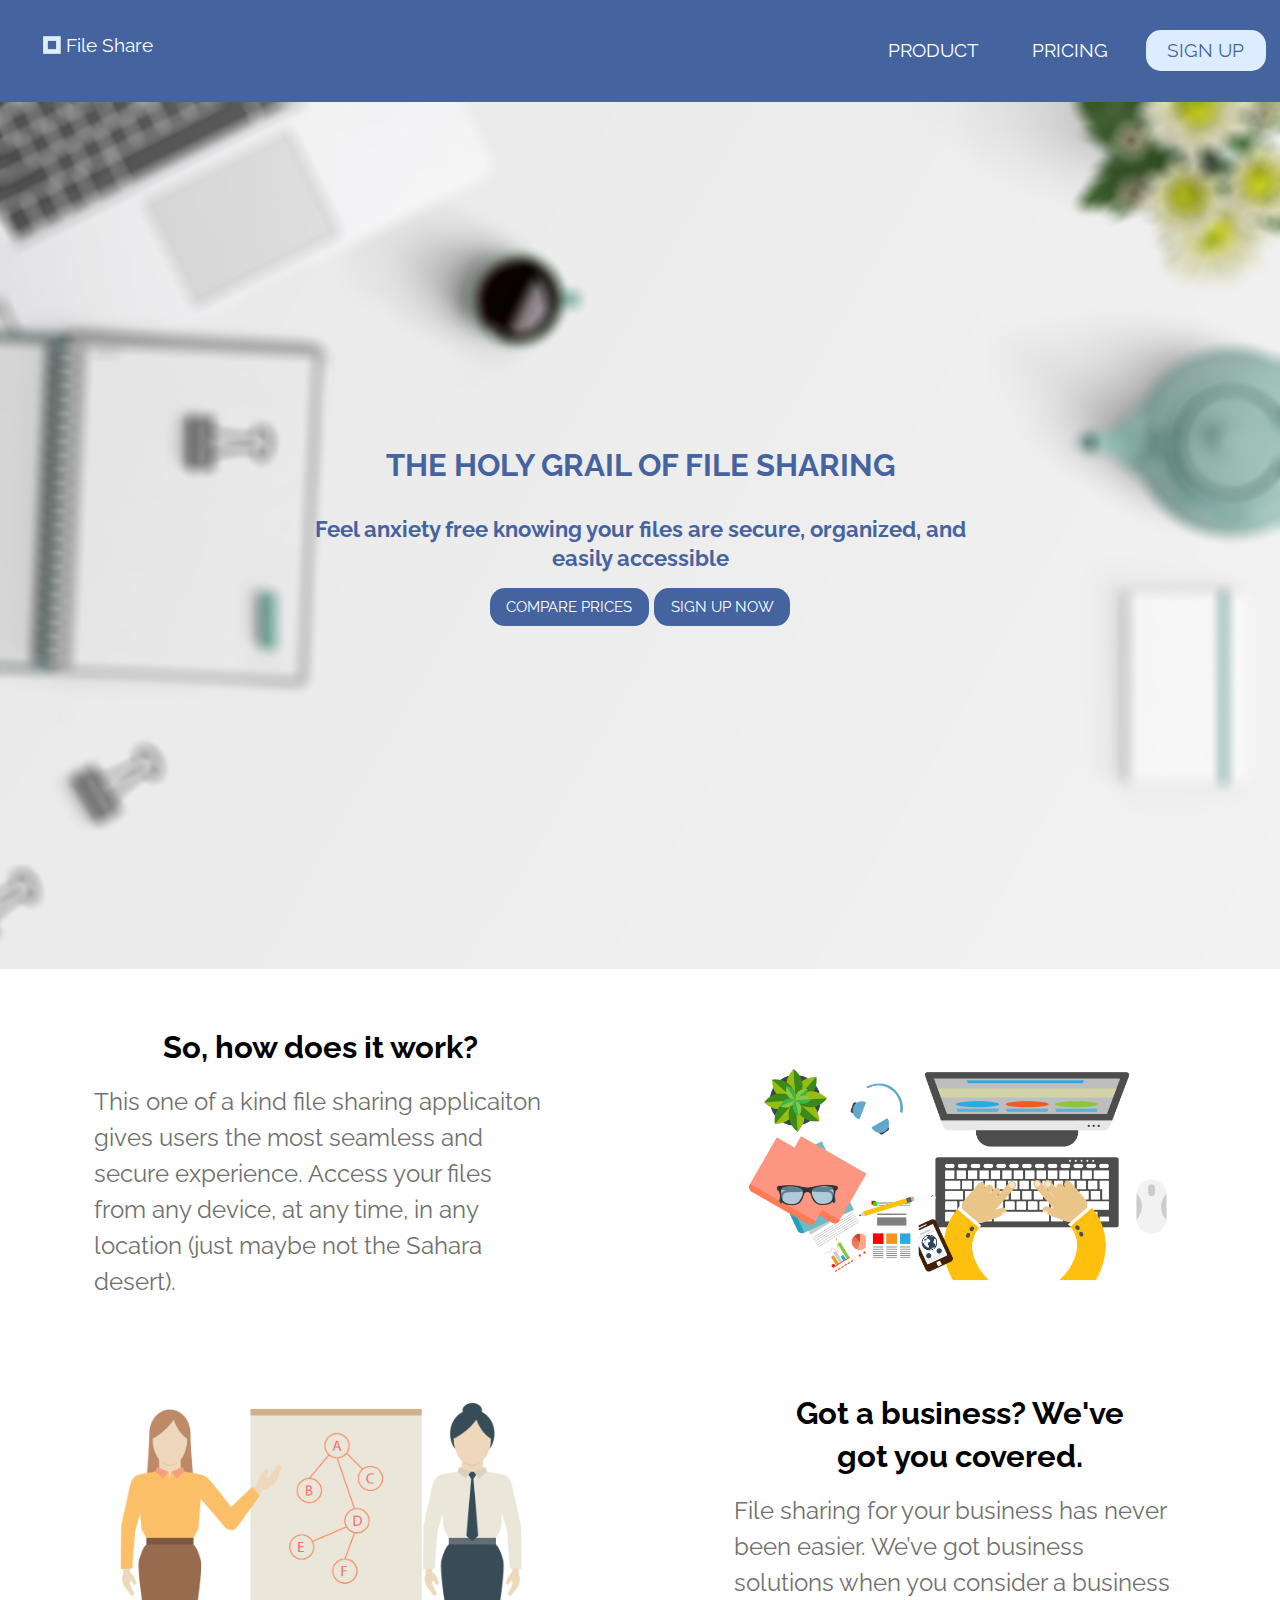
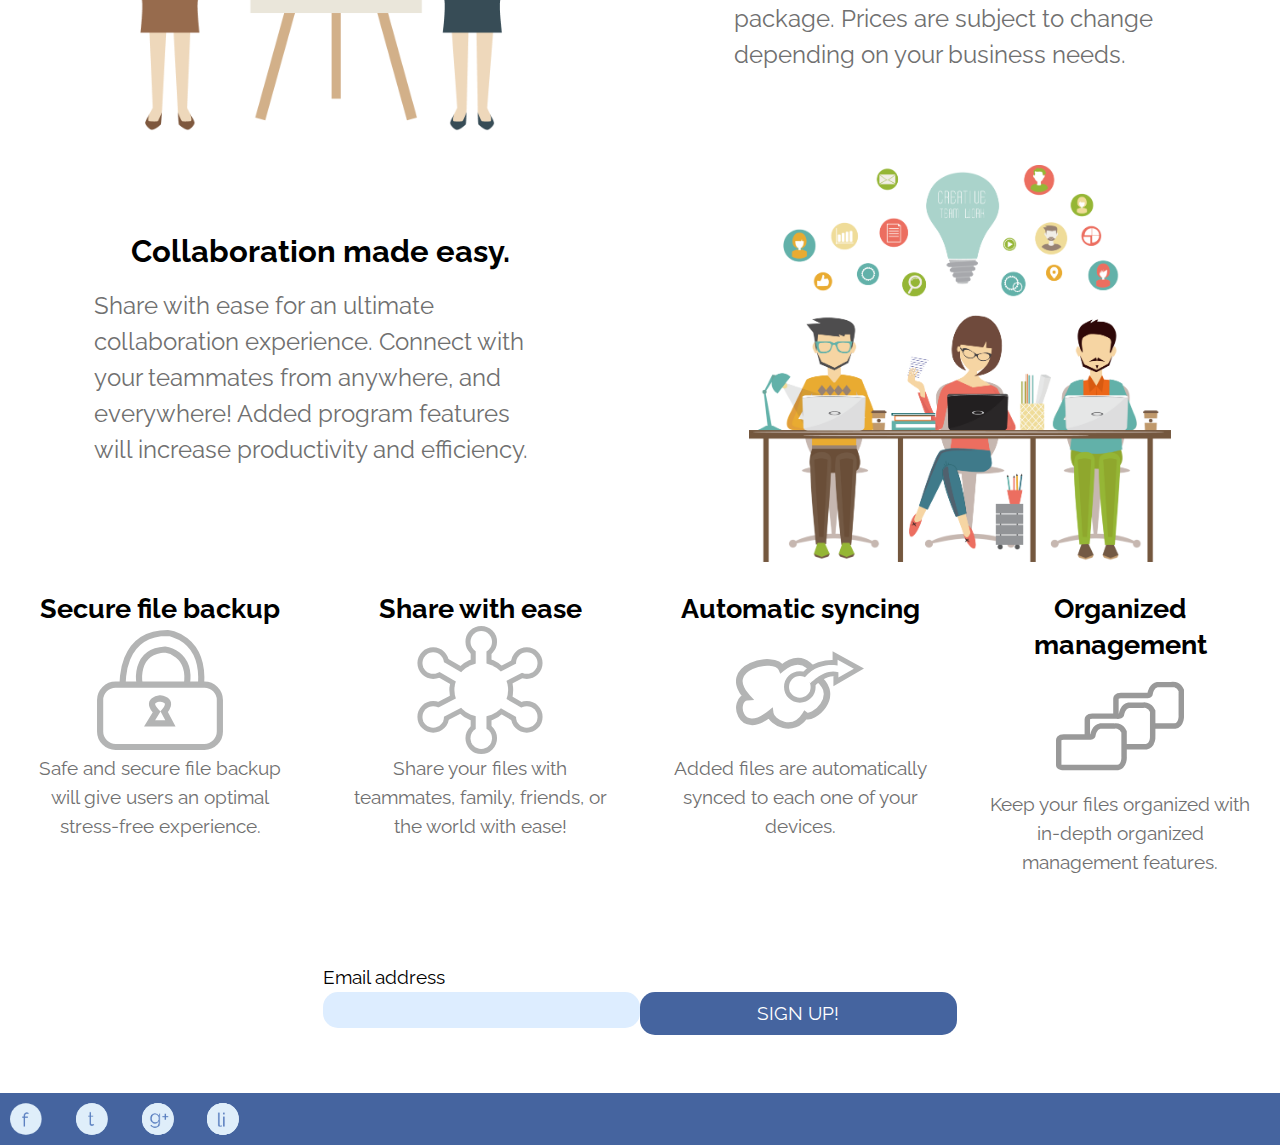
<file: index.html>
<!DOCTYPE html>
<html lang="en-ca">
<head>
  <meta charset="utf-8">
  <title>File Share</title>
  <meta name="viewport" content="width=device-width,initial-scale=1">
  <link href="css/modules.css" rel="stylesheet">
  <link href="css/grid.css" rel="stylesheet">
  <link href="css/type.css" rel="stylesheet">
  <link href="css/main.css" rel="stylesheet">
  <link href="https://fonts.googleapis.com/css?family=Raleway:400,500,700" rel="stylesheet">
</head>
<body>
  <ul class="skip-links">
    <li><a href="#logo">Jump to logo</a></li>
    <li><a href="#nav">Jump to navigation</a></li>
    <li><a href="#main">Jump to main content</a></li>
  </ul>
  <header role="banner" class="grid nav-items gutter-1-2">
    <a id="logo" tabindex="0" class="icon-link unit xs-1 s-1 m-1-3 l-1-3 xl-1-3 pad-t company-logo gutter" aria-label="Navigate to the main page" href="index.html">
      <i class="icon i-18 embed embed-251by73">
        <img src="images/logo-icon.svg" class="embed-item" alt="company-logo" aria-details="company-logo">
      </i>
      <span class="icon-label">File Share</span>
    </a>
    <nav role="navigation" id="nav" tabindex="0" class="unit xs-1 s-1 m-2-3 l-2-3 xl-2-3">
      <ol class="ol-items list-group list-group-inline pad-t">
        <li><a class="btn btn-ghost nav-link icon-link" href="tour.html" aria-label="Navigate to the product page">PRODUCT</a></li>
        <li><a class="btn btn-ghost nav-link icon-link" href="pricing.html" aria-label="Navigate to the pricing page">PRICING</a></li>
        <li><a class="btn btn-ghost nav-link nav-link-sign-up icon-link" href="sign-up.html" aria-label="Navigate to the sign up page">SIGN UP</a></li>
      </ol>
    </nav>
  </header>
  <main role="main" id="main" tabindex="0">
    <section id="product" tabindex="0" class="grid banner relative push-2">
      <img class="unit xs-1 s-1 m-1 l-1 xl-1 img-flex" src="images/desktop-banner-copy.jpg" alt="sleek-desktop" aria-details="sleek-desktop-background-image">
      <div class="unit xs-1 s-1 m-1 l-1 xl-1 pin-c">
        <div class="grid banner-1-content max-length gutter-1-2">
          <h1 class="unit xs-1 s-1 m-1 l-1 xl-1 text-upper text-center peta">The holy grail of file sharing</h1>
          <h2 class="unit xs-1 s-1 m-1 l-1 xl-1 not-bold text-center mega push-1-2 value-p bold">Feel anxiety free knowing your files are secure, organized, and easily accessible</h2>
          <div class="unit xs-1 s-1 m-1 l-1 xl-1 text-center">
            <a class="btn btn-ghost not-bold page-btn micro text-center" href="pricing.html" aria-label="Read more about different pricing in packages">COMPARE PRICES</a>
            <a class="btn btn-ghost not-bold page-btn micro text-center" href="sign-up.html" aria-label="Navigate to the sign up page">SIGN UP NOW</a>
          </div>
        </div>
      </div>
    </section>
    <section id="use" tabindex="0" class="grid media center-content-vertical">
      <img class="push gutter banner-img unit xs-1 s-1 m-1-2 unit-push-m-1-2 l-1-2 unit-push-l-1-2 xl-1-2 unit-push-xl-1-2 media-img img-flex unit-xs-centered unit-s-centered unit-m-centered unit-l-centered unit-xl-centered image" src="images/desktop-table.png" alt="desktop-graphic" aria-details="desktop-graphic">
      <div class="gutter-1-2 unit xs-1 s-1 m-1-2 unit-pull-m-1-2 l-1-2 unit-pull-l-1-2 xl-1-2 unit-pull-xl-pull-1-2 media-body banner-content unit-xs-centered unit-s-centered unit-m-centered unit-l-centered unit-xl-centered">
        <h2 class="push-1-2 text-center">So, how does it work?</h2>
        <p class="push-2 giga">This one of a kind file sharing applicaiton gives users the most seamless and secure experience. Access your files from any device, at any time, in any location (just maybe not the Sahara desert).</p>
      </div>
    </section>
    <section id="businesses" tabindex="0" class="grid media center-content-vertical">
      <img class="push gutter banner-img unit xs-1 s-1 m-1-2 l-1-2 xl-1-2 media-img img-flex unit-xs-centered unit-s-centered unit-m-centered unit-l-centered unit-xl-centered image" src="images/business-chart.png" alt="business-chart-graphic" aria-details="business-chart-graphic">
      <div class="gutter-1-2 unit xs-1 s-1 m-1-2 l-1-2 xl-1-2 media-body banner-content unit-xs-centered unit-s-centered unit-m-centered unit-l-centered unit-xl-centered">
        <h2 class="push-0 text-center">Got a business? We've</h2>
        <h2 class="push-1-2 text-center">got you covered.</h2>
        <p class="push-2 giga">File sharing for your business has never been easier. We’ve got business solutions when you consider a business package. Prices are subject to change depending on your business needs.</p>
      </div>
    </section>
    <section id="collaboration" tabindex="0" class="grid media center-content-vertical">
      <img class="push gutter banner-img unit xs-1 s-1 m-1-2 unit-push-m-1-2 l-1-2 unit-push-l-1-2 xl-1-2 unit-push-xl-1-2 media-img img-flex unit-xs-centered unit-s-centered unit-m-centered unit-l-centered unit-xl-centered image" src="images/collaboration.png" alt="collaboration-graphic" aria-details="collaboration-graphic">
      <div class="gutter-1-2 unit xs-1 s-1 m-1-2 unit-pull-m-1-2 l-1-2 unit-pull-l-1-2 xl-1-2 unit-pull-xl-pull-1-2 media-body banner-content unit-xs-centered unit-s-centered unit-m-centered unit-l-centered unit-xl-centered">
        <h2 class="push-1-2 text-center">Collaboration made easy.</h2>
        <p class="push-2 giga">Share with ease for an ultimate collaboration experience. Connect with your teammates from anywhere, and everywhere! Added program features will increase productivity and efficiency.</p>
      </div>
    </section>
    <section id="features" tabindex="0" class="grid">
      <div class="push-2 features-container gutter unit xs-1 s-1 m-1-2 l-1-4 xl-1-4 text-center">
        <h3 class="push-0">Secure file backup</h3>
        <i class="icon i-128">
          <img class="featured-icon" src="images/lock-icon.svg" alt="lock-icon" aria-details="lock-icon">
        </i>
        <p>Safe and secure file backup will give users an optimal stress-free experience.</p>
      </div>
      <div class="push-2 features-container gutter unit xs-1 s-1 m-1-2 l-1-4 xl-1-4 text-center">
        <h3 class="push-0">Share with ease</h3>
        <i class="icon i-128">
          <img class="featured-icon" src="images/collab-icon.svg" alt="collaboration-icon" aria-details="collaboration-icon">
        </i>
        <p>Share your files with teammates, family, friends, or the world with ease!</p>
      </div>
      <div class="push-2 features-container gutter unit xs-1 s-1 m-1-2 l-1-4 xl-1-4 text-center">
        <h3 class="push-0">Automatic syncing</h3>
        <i class="icon i-128">
          <img class="featured-icon" src="images/cloud-icon.svg" alt="cloud-icon" aria-details="cloud-icon">
        </i>
        <p>Added files are automatically synced to each one of your devices.</p>
      </div>
      <div class="push-2 features-container gutter unit xs-1 s-1 m-1-2 l-1-4 xl-1-4 text-center">
        <h3 class="push-0">Organized management</h3>
        <i class="icon i-128">
          <img class="featured-icon" src="images/folder-icon.svg" alt="folder-icon" aria-details="folder-icon">
        </i>
        <p>Keep your files organized with in-depth organized management features.</p>
      </div>
    </section>
    <section class="push-2">
      <form class="grid max-length gutter" method="post" action="https://formspree.io/dano0015@algonquinlive.com">
        <label class="unit xs-1 s-1 m-1 l-1 xl-1" for="email">Email address</label>
        <input class="unit xs-1 s-1 m-1-2 l-1-2 xl-1-2 push-1-4" type="email" id="email" required>
        <button class="btn btn-ghost page-btn unit xs-1 s-1 m-1-2 l-1-2 xl-1-2 unit-m-centered unit-l-centered unit-xl-centered page-btn" type="submit">SIGN UP!</button>
      </form>
    </section>
  </main>
  <footer role="contentinfo">
    <i class="icon i-32 push-r">
      <img class="social-media-badge" src="images/facebook-icon.svg" alt="facebook-badge" aria-details="facebook-social-media-badge">
    </i>
    <i class="icon i-32 push-r">
      <img class="social-media-badge" src="images/twitter-icon.svg" alt="twitter-badge" aria-details="twitter-social-media-badge">
    </i>
    <i class="icon i-32 push-r">
      <img class="social-media-badge" src="images/google-icon.svg" alt="google-plus-badge" aria-details="google-plus-social-meadia-badge">
    </i>
    <i class="icon i-32">
      <img class="social-media-badge" src="images/linkedin-icon.svg" alt="linked-in-badge" aria-details="linked-in-social-media-badge">
    </i>
  </footer>
</body>
</html>
</file>
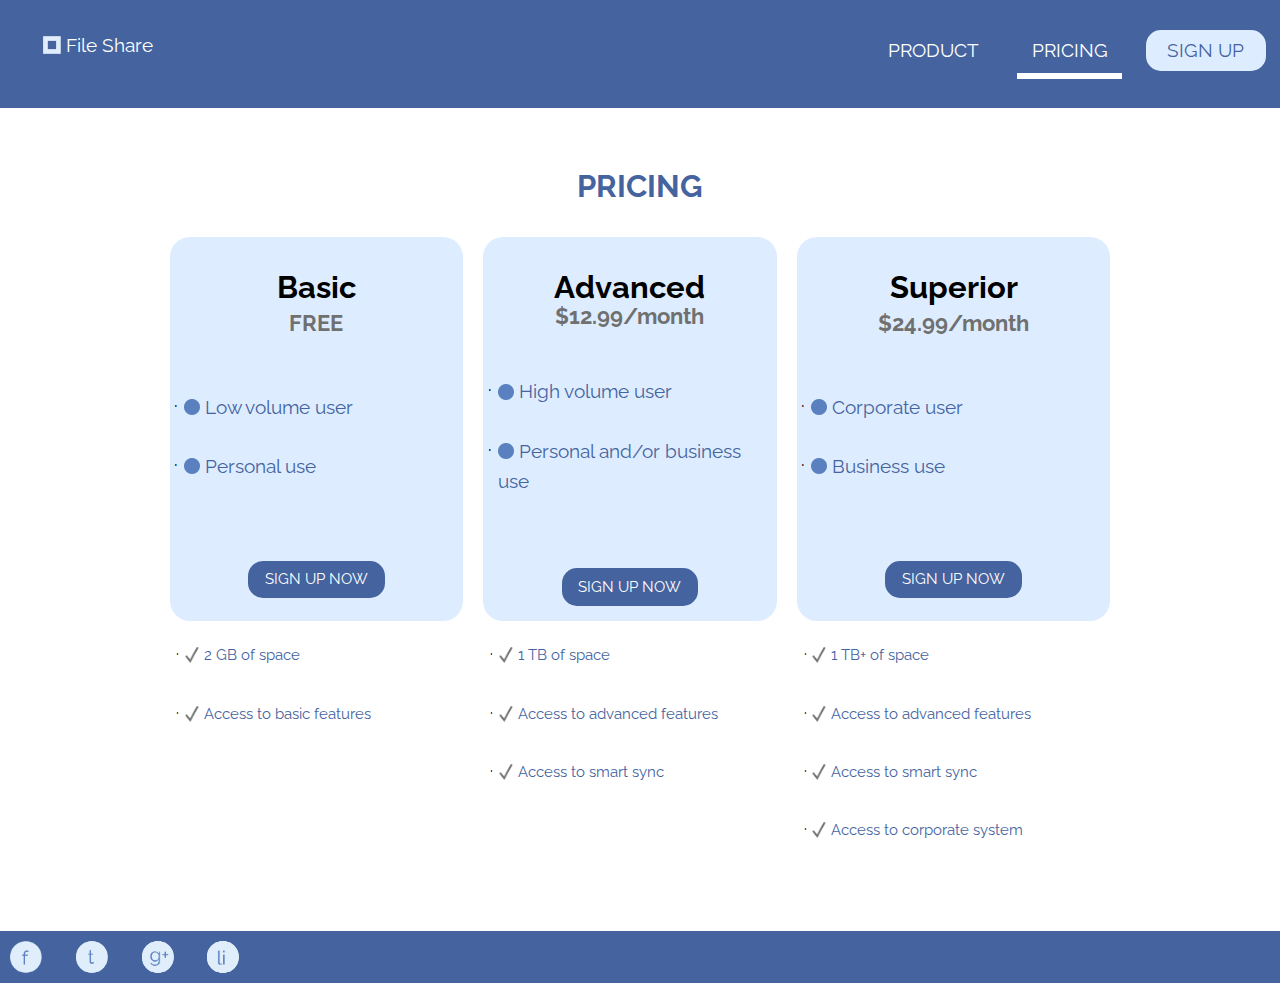
<file: pricing.html>
<!DOCTYPE html>
<html lang="en-ca">
<head>
  <meta charset="utf-8">
  <title>File Share - Pricing</title>
  <meta name="viewport" content="width=device-width,initial-scale=1">
  <link href="css/modules.css" rel="stylesheet">
  <link href="css/grid.css" rel="stylesheet">
  <link href="css/type.css" rel="stylesheet">
  <link href="css/main.css" rel="stylesheet">
  <link href="https://fonts.googleapis.com/css?family=Raleway:400,500,700" rel="stylesheet">
</head>
<body>
  <ul class="skip-links">
    <li><a href="#logo">Jump to logo</a></li>
    <li><a href="#nav">Jump to navigation</a></li>
    <li><a href="#main">Jump to main content</a></li>
  </ul>
  <header role="banner" class="grid nav-items push-2 gutter-1-2">
    <a id="logo" tabindex="0" class="icon-link unit xs-1 s-1 m-1-3 l-1-3 xl-1-3 pad-t company-logo gutter" aria-label="Navigate to the main page" href="index.html">
      <i class="icon i-18 embed embed-251by73">
        <img src="images/logo-icon.svg" class="embed-item" alt="company-logo" aria-details="company-logo">
      </i>
      <span class="icon-label">File Share</span>
    </a>
    <nav role="navigation" id="nav" tabindex="0" class="unit xs-1 s-1 m-2-3 l-2-3 xl-2-3">
      <ol class="ol-items list-group list-group-inline pad-t">
        <li><a class="btn btn-ghost nav-link icon-link" href="tour.html" aria-label="Navigate to the product page">PRODUCT</a></li>
        <li><a class="btn btn-ghost nav-link icon-link current" href="pricing.html" aria-label="Navigate to the pricing page">PRICING</a></li>
        <li><a class="btn btn-ghost nav-link nav-link-sign-up icon-link" href="sign-up.html" aria-label="Navigate to the sign up page">SIGN UP</a></li>
      </ol>
    </nav>
  </header>
  <main role="main" id="main" tabindex="0" class="gutter grid wrapper push-2">
    <h1 class="unit xs-1 s-1 m-1 l-1 xl-1 text-upper text-center peta">Pricing</h1>
    <div class="unit xs-1 s-1 m-1-3 l-1-3 xl-1-3">
      <section class="card card-1 list-group grid pad-t push">
        <h2 class="unit xs-1 s-1 m-1 l-1 xl-1 push-0 peta text-center">Basic</h2>
        <h3 class="unit xs-1 s-1 m-1 l-1 xl-1 mega bold text-center push pricing">FREE</h3>
        <ul class="gutter-1-2 unit xs-1 s-1 m-1 l-1 xl-1">
          <li class="push">
            <i class="icon i-16">
              <img src="images/dot-icon.svg" alt="bullet-point-graphic" aria-details="bullet-point-graphic">
            </i>
            <span class="icon-label bullet-points">Low volume user</span>
          </li>
          <li class="push">
            <i class="icon i-16">
              <img src="images/dot-icon.svg" alt="bullet-point-graphic" aria-details="bullet-point-graphic">
            </i>
            <span class="icon-label bullet-points">Personal use</span>
          </li>
        </ul>
        <div class="unit xs-1 s-1 m-1 l-1 xl-1 text-center">
          <a class="btn btn-ghost mega not-bold page-btn micro text-center" href="sign-up.html">SIGN UP NOW</a>
        </div>
      </section>
      <ul class="gutter-1-2 grid check-mark-list micro">
        <li class="push unit xs-1 s-1 m-1 l-1 xl-1">
          <i class="icon i-16">
            <img src="images/check-mark.svg" alt="checkmark-icon" aria-details="check-mark-graphic">
          </i>
          <span class="icon-label bullet-points">2 GB of space</span>
        </li>
        <li class="push unit xs-1 s-1 m-1 l-1 xl-1">
          <i class="icon i-16">
            <img src="images/check-mark.svg" alt="checkmark-icon" aria-details="check-mark-graphic">
          </i>
          <span class="icon-label bullet-points">Access to basic features</span>
        </li>
      </ul>
    </div>
    <div class="unit xs-1 s-1 m-1-3 l-1-3 xl-1-3">
      <section class="card card-2 list-group grid pad-t push">
        <h2 class="unit xs-1 s-1 m-1 l-1 xl-1 push-0 peta text-center">Advanced</h2>
        <h3 class="unit xs-1 s-1 m-1 l-1 xl-1 mega bold text-center push pricing">$12.99/month</h3>
        <ul class="gutter-1-2 unit xs-1 s-1 m-1 l-1 xl-1">
          <li class="push">
            <i class="icon i-16">
              <img src="images/dot-icon.svg" alt="bullet-point-graphic" aria-details="bullet-point-graphic">
            </i>
            <span class="icon-label bullet-points">High volume user</span>
          </li>
          <li class="push">
            <i class="icon i-16">
              <img src="images/dot-icon.svg" alt="bullet-point-graphic" aria-details="bullet-point-graphic">
            </i>
            <span class="icon-label bullet-points">Personal and/or business use</span>
          </li>
        </ul>
        <div class="unit xs-1 s-1 m-1 l-1 xl-1 text-center">
          <a class="btn btn-ghost mega not-bold page-btn micro text-center" href="sign-up.html">SIGN UP NOW</a>
        </div>
      </section>
      <ul class="gutter-1-2 grid check-mark-list micro">
        <li class="push unit xs-1 s-1 m-1 l-1 xl-1">
          <i class="icon i-16">
            <img src="images/check-mark.svg" alt="checkmark-icon" aria-details="check-mark-graphic">
          </i>
          <span class="icon-label bullet-points">1 TB of space</span>
        </li>
        <li class="push unit xs-1 s-1 m-1 l-1 xl-1">
          <i class="icon i-16">
            <img src="images/check-mark.svg" alt="checkmark-icon" aria-details="check-mark-graphic">
          </i>
          <span class="icon-label bullet-points">Access to advanced features</span>
        </li>
        <li class="push unit xs-1 s-1 m-1 l-1 xl-1">
          <i class="icon i-16">
            <img src="images/check-mark.svg" alt="checkmark-icon" aria-details="check-mark-graphic">
          </i>
          <span class="icon-label bullet-points">Access to smart sync</span>
        </li>
      </ul>
    </div>
    <div class="unit xs-1 s-1 m-1-3 l-1-3 xl-1-3">
      <section class="card card-3 list-group grid pad-t push">
        <h2 class="unit xs-1 s-1 m-1 l-1 xl-1 push-0 peta text-center">Superior</h2>
        <h3 class="unit xs-1 s-1 m-1 l-1 xl-1 mega bold text-center push pricing">$24.99/month</h3>
        <ul class="gutter-1-2 unit xs-1 s-1 m-1 l-1 xl-1">
          <li class="push">
            <i class="icon i-16">
              <img src="images/dot-icon.svg" alt="bullet-point-graphic" aria-details="bullet-point-graphic">
            </i>
            <span class="icon-label bullet-points">Corporate user</span>
          </li>
          <li class="push">
            <i class="icon i-16">
              <img src="images/dot-icon.svg" alt="bullet-point-graphic" aria-details="bullet-point-graphic">
            </i>
            <span class="icon-label bullet-points">Business use</span>
          </li>
        </ul>
        <div class="unit xs-1 s-1 m-1 l-1 xl-1 text-center">
          <a class="btn btn-ghost mega not-bold page-btn micro text-center" href="sign-up.html">SIGN UP NOW</a>
        </div>
      </section>
      <ul class="gutter-1-2 grid check-mark-list micro">
        <li class="push unit xs-1 s-1 m-1 l-1 xl-1">
          <i class="icon i-16">
            <img src="images/check-mark.svg" alt="checkmark-icon" aria-details="check-mark-graphic">
          </i>
          <span class="icon-label bullet-points">1 TB+ of space</span>
        </li>
        <li class="push unit xs-1 s-1 m-1 l-1 xl-1">
          <i class="icon i-16">
            <img src="images/check-mark.svg" alt="checkmark-icon" aria-details="check-mark-graphic">
          </i>
          <span class="icon-label bullet-points">Access to advanced features</span>
        </li>
        <li class="push unit xs-1 s-1 m-1 l-1 xl-1">
          <i class="icon i-16">
            <img src="images/check-mark.svg" alt="checkmark-icon" aria-details="check-mark-graphic">
          </i>
          <span class="icon-label bullet-points">Access to smart sync</span>
        </li>
        <li class="push unit xs-1 s-1 m-1 l-1 xl-1">
          <i class="icon i-16">
            <img src="images/check-mark.svg" alt="checkmark-icon" aria-details="check-mark-graphic">
          </i>
          <span class="icon-label bullet-points">Access to corporate system</span>
        </li>
      </ul>
    </div>
  </main>
  <footer role="contentinfo">
    <i class="icon i-32 push-r">
      <img class="social-media-badge" src="images/facebook-icon.svg" alt="facebook-badge" aria-details="facebook-social-media-badge">
    </i>
    <i class="icon i-32 push-r">
      <img class="social-media-badge" src="images/twitter-icon.svg" alt="twitter-badge" aria-details="twitter-social-media-badge">
    </i>
    <i class="icon i-32 push-r">
      <img class="social-media-badge" src="images/google-icon.svg" alt="google-plus-badge" aria-details="google-plus-social-media-badge">
    </i>
    <i class="icon i-32">
      <img class="social-media-badge" src="images/linkedin-icon.svg" alt="linked-in-badge" aria-details="linked-in-social-media-badge">
    </i>
  </footer>
</body>
</html>
</file>
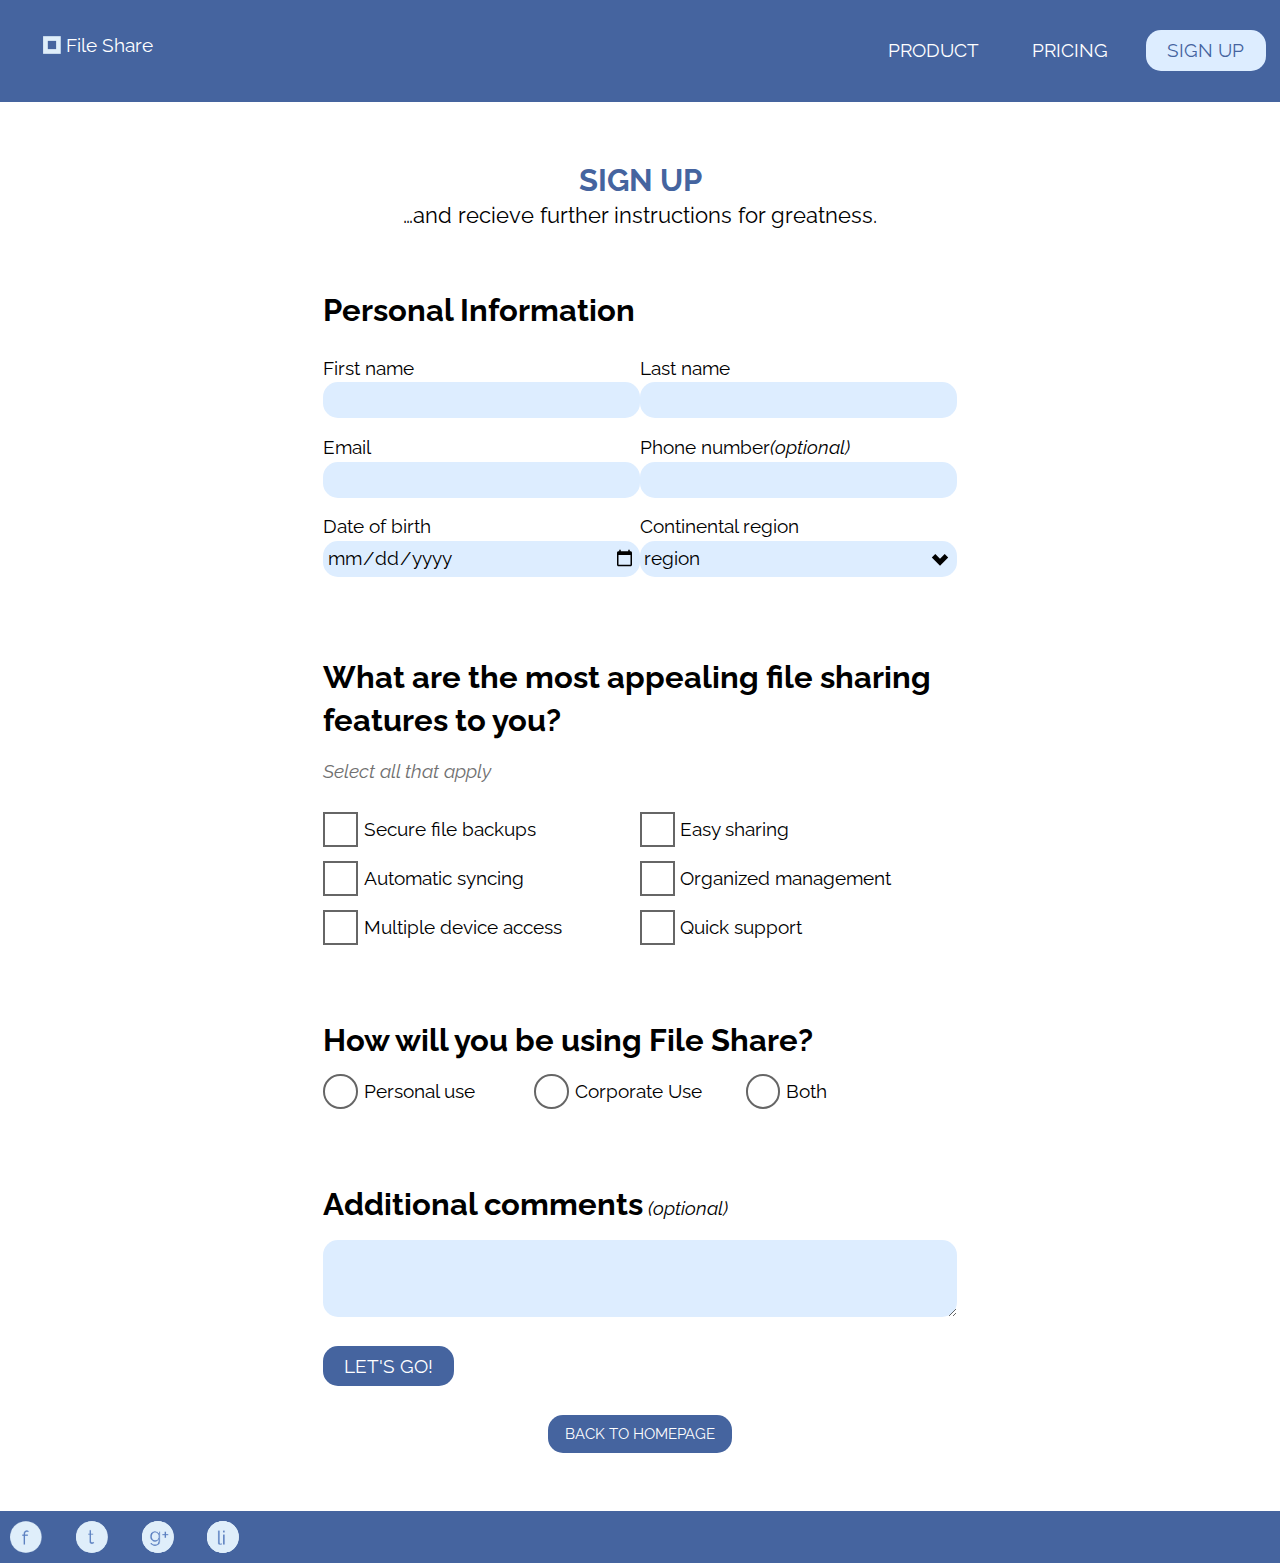
<file: sign-up.html>
<!DOCTYPE html>
<html lang="en-ca">
<head>
  <meta charset="utf-8">
  <title>File Share - Sign up</title>
  <meta name="viewport" content="width=device-width,initial-scale=1">
  <link href="css/modules.css" rel="stylesheet">
  <link href="css/grid.css" rel="stylesheet">
  <link href="css/type.css" rel="stylesheet">
  <link href="css/main.css" rel="stylesheet">
  <link href="https://fonts.googleapis.com/css?family=Raleway:400,500,700" rel="stylesheet">
</head>
<body>
  <ul class="skip-links">
    <li><a href="#logo">Jump to logo</a></li>
    <li><a href="#nav">Jump to navigation</a></li>
    <li><a href="#main">Jump to main content</a></li>
  </ul>
  <header role="banner" class="grid nav-items push-2 gutter-1-2">
    <a id="logo" tabindex="0" class="icon-link unit xs-1 s-1 m-1-3 l-1-3 xl-1-3 pad-t company-logo gutter" aria-label="Navigate to the main page" href="index.html">
      <i class="icon i-18 embed embed-251by73">
        <img src="images/logo-icon.svg" class="embed-item" alt="company-logo" aria-details="company-logo">
      </i>
      <span class="icon-label">File Share</span>
    </a>
    <nav role="navigation" id="nav" tabindex="0" class="unit xs-1 s-1 m-2-3 l-2-3 xl-2-3">
      <ol class="ol-items list-group list-group-inline pad-t">
        <li><a class="btn btn-ghost nav-link icon-link" href="tour.html" aria-label="Navigate to the product page">PRODUCT</a></li>
        <li><a class="btn btn-ghost nav-link icon-link" href="pricing.html" aria-label="Navigate to the pricing page">PRICING</a></li>
        <li><a class="btn btn-ghost nav-link nav-link-sign-up icon-link" href="sign-up.html" aria-label="Navigate to the sign up page">SIGN UP</a></li>
      </ol>
    </nav>
  </header>
  <main role="main" id="main" tabindex="0">
    <section class="grid max-length push-2">
      <h1 class="unit xs-1 s-1 m-1 l-1 xl-1 text-upper text-center peta push-0">Sign up</h1>
      <h2 class="unit xs-1 s-1 m-1 l-1 xl-1 mega text-center gutter not-bold">…and recieve further instructions for greatness.</h2>
      <form class="unit xs-1 s-1 m-1 l-1 xl-1 island" method="POST" action="https://formspree.io/dano0015@algonquinlive.com">
        <fieldset class="unit xs-1 s-1 m-1 l-1 xl-1 push-2">
          <legend class="unit xs-1 s-1 m-1 l-1 xl-1 peta push-1-2">Personal Information</legend>
          <div class="unit xs-1 s-1 m-1 l-1 xl-1">
            <div class="grid">
              <div class="unit xs-1 s-1 m-1-2 l-1-2 xl-1-2 push-1-2">
                <label for="first-name">First name</label>
                <input id="first-name" name="name" class="form-item" required>
              </div>
              <div class="unit xs-1 s-1 m-1-2 l-1-2 xl-1-2 push-1-2">
                <label for="last-name">Last name</label>
                <input id="last-name" name="name" required>
              </div>
              <div class="unit xs-1 s-1 m-1-2 l-1-2 xl-1-2 push-1-2">
                <label for="email">Email</label>
                <input id="email" type="email" name="email" class="form-item" required>
              </div>
              <div class="unit xs-1 s-1 m-1-2 l-1-2 xl-1-2 push-1-2">
                <label for="tel">Phone number<i>(optional)</i></label>
                <input id="tel" type="tel" name="tel">
              </div>
              <div class="unit xs-1 s-1 m-1-2 l-1-2 xl-1-2 push-1-2">
                <label for="birthdate">Date of birth</label>
                <input id="birthdate" type="date" class="form-item" required>
              </div>
              <div class="unit xs-1 s-1 m-1-2 l-1-2 xl-1-2 push-1-2">
                <label for="region">Continental region</label>
                <select id="region" name="region">
                  <option label="region" value="">Select a region</option>
                  <option>Africa</option>
                  <option>Europe</option>
                  <option>Asia</option>
                  <option>North America</option>
                  <option>South America</option>
                  <option>Australia</option>
                </select>
              </div>
            </div>
          </div>
        </fieldset>
        <fieldset class="grid push-2">
          <legend class="unit xs-1 s-1 m-1 l-1 xl-1 peta push-1-2">What are the most appealing file sharing features to you?</legend>
          <p class="italic unit xs-1 s-1 m-1 l-1 xl-1">Select all that apply</p>
          <div class="unit xs-1 s-1 m-1 l-1 xl-1">
            <div class="grid">
              <div class="unit xs-1 s-1 m-1-2 l-1-2 xl-1-2">
                <input id="secure" type="checkbox" name="features">
                <label for="secure" class="push-1-2">Secure file backups</label>
              </div>
              <div class="unit xs-1 s-1 m-1-2 l-1-2 xl-1-2">
                <input id="sharing" type="checkbox" name="features">
                <label for="sharing" class="push-1-2">Easy sharing</label>
              </div>
              <div class="unit xs-1 s-1 m-1-2 l-1-2 xl-1-2">
                <input id="syncing" type="checkbox" name="features">
                <label for="syncing" class="push-1-2">Automatic syncing</label>
              </div>
              <div class="unit xs-1 s-1 m-1-2 l-1-2 xl-1-2">
                <input id="management" type="checkbox" name="features">
                <label for="management" class="push-1-2">Organized management</label>
              </div>
              <div class="unit xs-1 s-1 m-1-2 l-1-2 xl-1-2">
                <input id="device" type="checkbox" name="features">
                <label for="device" class="push-1-2 unit">Multiple device access</label>
              </div>
              <div class="unit xs-1 s-1 m-1-2 l-1-2 xl-1-2">
                <input id="support" type="checkbox" name="features">
                <label for="support" class="push-1-2">Quick support</label>
              </div>
            </div>
          </div>
        </fieldset>
        <fieldset class="grid push-2">
          <legend class="unit xs-1 s-1 m-1 l-1 xl-1 peta push-1-2">How will you be using File Share?</legend>
          <div class="unit xs-1 s-1 m-1 l-1 xl-1">
            <div class="grid">
              <div class="unit xs-1 s-1 m-1-3 l-1-3 xl-1-3">
                <input type="radio" id="personal" name="usage">
                <label class="push-1-2" for="personal">Personal use</label>
              </div>
              <div class="unit xs-1 s-1 m-1-3 l-1-3 xl-1-3">
                <input type="radio" id="corporate" name="usage">
                <label class="push-1-2" for="corporate">Corporate Use</label>
              </div>
              <div class="unit xs-1 s-1 m-1-3 l-1-3 xl-1-3">
                <input type="radio" id="both" name="usage">
                <label for="both">Both</label>
              </div>
            </div>
          </div>
        </fieldset>
        <div class="push">
          <label class="peta push-1-2 bold" for="comments">Additional comments<i class="not-bold kilo"> (optional)</i></label>
          <textarea id="comments" name="comments"></textarea>
        </div>
        <button class="btn btn-ghost page-btn" type="submit">LET'S GO!</button>
      </form>
      <div class="gutter unit xs-1 s-1 m-1 l-1 xl-1 text-center">
        <a class="btn btn-ghost mega not-bold page-btn micro text-center" href="sign-up.html">BACK TO HOMEPAGE</a>
      </div>
    </section>
  </main>
  <footer role="contentinfo">
    <i class="icon i-32 push-r">
      <img class="social-media-badge" src="images/facebook-icon.svg" alt="facebook-badge" aria-details="facebook-social-media-badge">
    </i>
    <i class="icon i-32 push-r">
      <img class="social-media-badge" src="images/twitter-icon.svg" alt="twitter-badge" aria-details="twitter-social-media-badge">
    </i>
    <i class="icon i-32 push-r">
      <img class="social-media-badge" src="images/google-icon.svg" alt="google-plus-badge" aria-details="google-plus-social-media-badge">
    </i>
    <i class="icon i-32">
      <img class="social-media-badge" src="images/linkedin-icon.svg" alt="linked-in-badge" aria-details="linked-in-social-media-badge">
    </i>
  </footer>
</body>
</html>
</file>
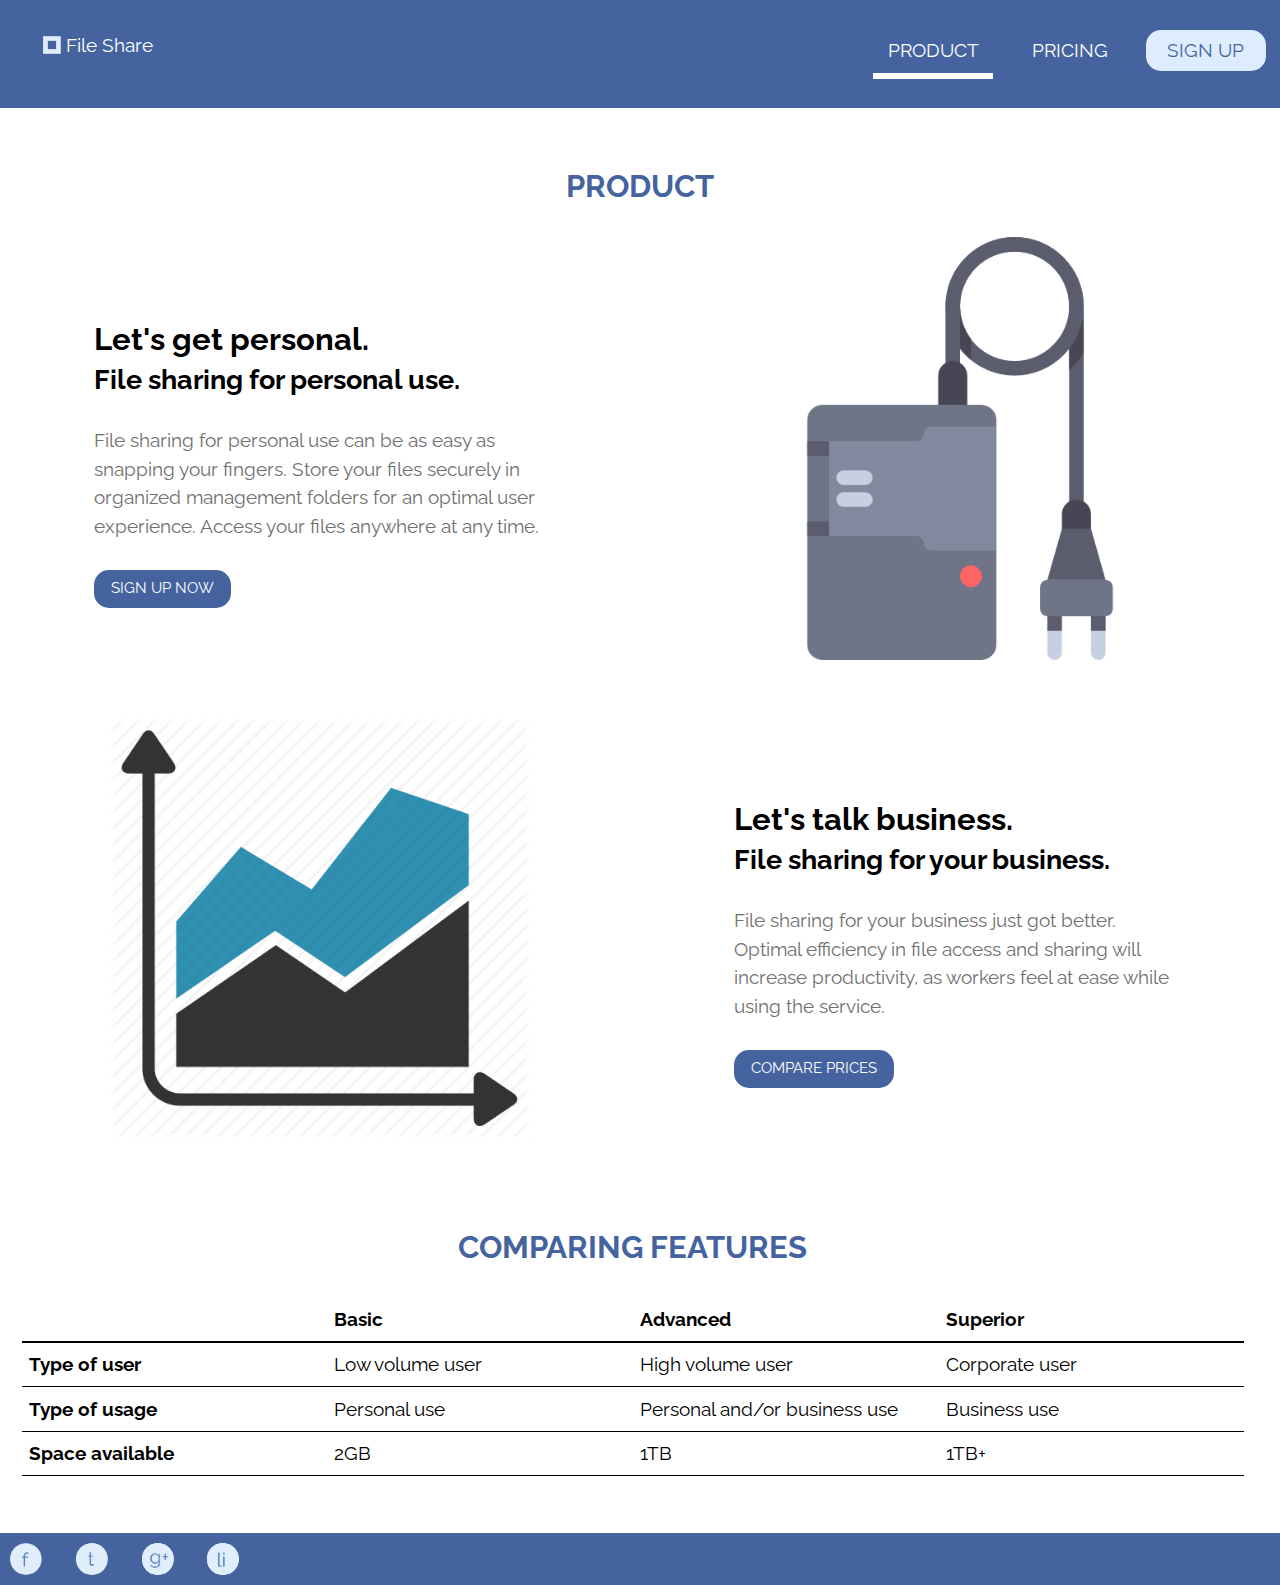
<file: tour.html>
<!DOCTYPE html>
<html lang="en-ca">
<head>
  <meta charset="utf-8">
  <title>File Share - Product</title>
  <meta name="viewport" content="width=device-width,initial-scale=1">
  <link href="css/modules.css" rel="stylesheet">
  <link href="css/grid.css" rel="stylesheet">
  <link href="css/type.css" rel="stylesheet">
  <link href="css/main.css" rel="stylesheet">
  <link href="https://fonts.googleapis.com/css?family=Raleway:400,500,700" rel="stylesheet">
</head>
<body>
  <ul class="skip-links">
    <li><a href="#logo">Jump to logo</a></li>
    <li><a href="#nav">Jump to navigation</a></li>
    <li><a href="#main">Jump to main content</a></li>
  </ul>
  <header role="banner" class="grid nav-items push-2 gutter-1-2">
    <a id="logo" tabindex="0" class="icon-link unit xs-1 s-1 m-1-3 l-1-3 xl-1-3 pad-t company-logo gutter" aria-label="Navigate to the main page" href="index.html">
      <i class="icon i-18 embed embed-251by73">
        <img src="images/logo-icon.svg" class="embed-item" alt="company-logo" aria-details="company-logo">
      </i>
      <span class="icon-label">File Share</span>
    </a>
    <nav role="navigation" id="nav" tabindex="0" class="unit xs-1 s-1 m-2-3 l-2-3 xl-2-3">
      <ol class="ol-items list-group list-group-inline pad-t">
        <li><a class="btn btn-ghost nav-link icon-link current" href="tour.html" aria-label="Navigate to the product page">PRODUCT</a></li>
        <li><a class="btn btn-ghost nav-link icon-link" href="pricing.html" aria-label="Navigate to the pricing page">PRICING</a></li>
        <li><a class="btn btn-ghost nav-link nav-link-sign-up icon-link" href="sign-up.html" aria-label="Navigate to the sign up page">SIGN UP</a></li>
      </ol>
    </nav>
  </header>
  <main role="main" id="main" tabindex="0">
    <h1 class="unit xs-1 s-1 m-1 l-1 xl-1 text-upper text-center peta">Product</h1>
    <section id="personal-product-overview" class="grid media product-features-container center-content-vertical push">
      <img class="push gutter banner-img unit xs-1 s-1 m-1-2 unit-push-m-1-2 l-1-2 unit-push-l-1-2 xl-1-2 unit-push-xl-1-2 media-img img-flex unit-xs-centered unit-s-centered unit-m-centered unit-l-centered unit-xl-centered image" src="images/hard-drive.png" alt="graphic-hard-drive">
      <div class="gutter-1-2 unit xs-1 s-1 m-1-2 unit-pull-m-1-2 l-1-2 unit-pull-l-1-2 xl-1-2 unit-pull-xl-pull-1-2 media-body banner-content unit-xs-centered unit-s-centered unit-m-centered unit-l-centered unit-xl-centered">
        <div class="grid">
          <h2 class="unit xs-1 s-1 m-1 l-1 xl-1 push-0">Let's get personal.</h2>
          <h3 class="unit xs-1 s-1 m-1 l-1 xl-1">File sharing for personal use.</h3>
          <p class="unit xs-1 s-1 m-1 l-1 xl-1">File sharing for personal use can be as easy as snapping your fingers. Store your files securely in organized management folders for an optimal user experience. Access your files anywhere at any time.</p>
          <a class="btn btn-ghost mega not-bold page-btn micro text-center unit" href="sign-up.html" aria-label="Navigate to the sign up page">SIGN UP NOW</a>
        </div>
      </div>
    </section>
    <section id="business-product-overview" class="grid media product-features-container center-content-vertical push-2">
      <img class="push gutter banner-img unit xs-1 s-1 m-1-2 media-img img-flex unit-xs-centered unit-s-centered unit-m-centered unit-l-centered unit-xl-centered image" src="images/chart.png" alt="graphic-chart">
      <div class="gutter-1-2 unit xs-1 s-1 m-1-2 media-body banner-content unit-xs-centered unit-s-centered unit-m-centered unit-l-centered unit-xl-centered">
        <div class="grid">
          <h2 class="unit xs-1 s-1 m-1 l-1 xl-1 push-0">Let's talk business.</h2>
          <h3 class="unit xs-1 s-1 m-1 l-1 xl-1">File sharing for your business.</h3>
          <p class="unit xs-1 s-1 m-1 l-1 xl-1">File sharing for your business just got better. Optimal efficiency in file access and sharing will increase productivity, as workers feel at ease while using the service.</p>
          <a class="btn btn-ghost mega not-bold page-btn micro text-center unit" href="pricing.html" aria-label="Read more about different pricing in packages">COMPARE PRICES</a>
        </div>
      </div>
    </section>
    <section id="features-table" class="gutter push-2">
      <table class="scrollable">
        <caption class="not-italic peta bold text-center text-upper">Comparing features</caption>
        <thead>
          <tr>
            <th scope="col"></th>
            <th scope="col">Basic</th>
            <th scope="col">Advanced</th>
            <th scope="col">Superior</th>
          </tr>
        </thead>
        <tbody>
          <tr>
            <th scope="row">Type of user</th>
            <td>Low volume user</td>
            <td>High volume user</td>
            <td>Corporate user</td>
          </tr>
          <tr>
            <th scope="row">Type of usage</th>
            <td>Personal use</td>
            <td>Personal and/or business use</td>
            <td>Business use</td>
          </tr>
          <tr>
            <th scope="row">Space available</th>
            <td>2GB</td>
            <td>1TB</td>
            <td>1TB+</td>
          </tr>
        </tbody>
      </table>
    </section>
  </main>
  <footer role="contentinfo">
    <i class="icon i-32 push-r">
      <img class="social-media-badge" src="images/facebook-icon.svg" alt="facebook-badge" aria-details="facebook-social-media-badge">
    </i>
    <i class="icon i-32 push-r">
      <img class="social-media-badge" src="images/twitter-icon.svg" alt="twitter-badge" aria-details="twitter-social-media-badge">
    </i>
    <i class="icon i-32 push-r">
      <img class="social-media-badge" src="images/google-icon.svg" alt="google-plus-badge" aria-details="google-plus-social-media-badge">
    </i>
    <i class="icon i-32">
      <img class="social-media-badge" src="images/linkedin-icon.svg" alt="linked-in-badge" aria-details="linked-in-social-media-badge">
    </i>
  </footer>
</body>
</html>
</file>
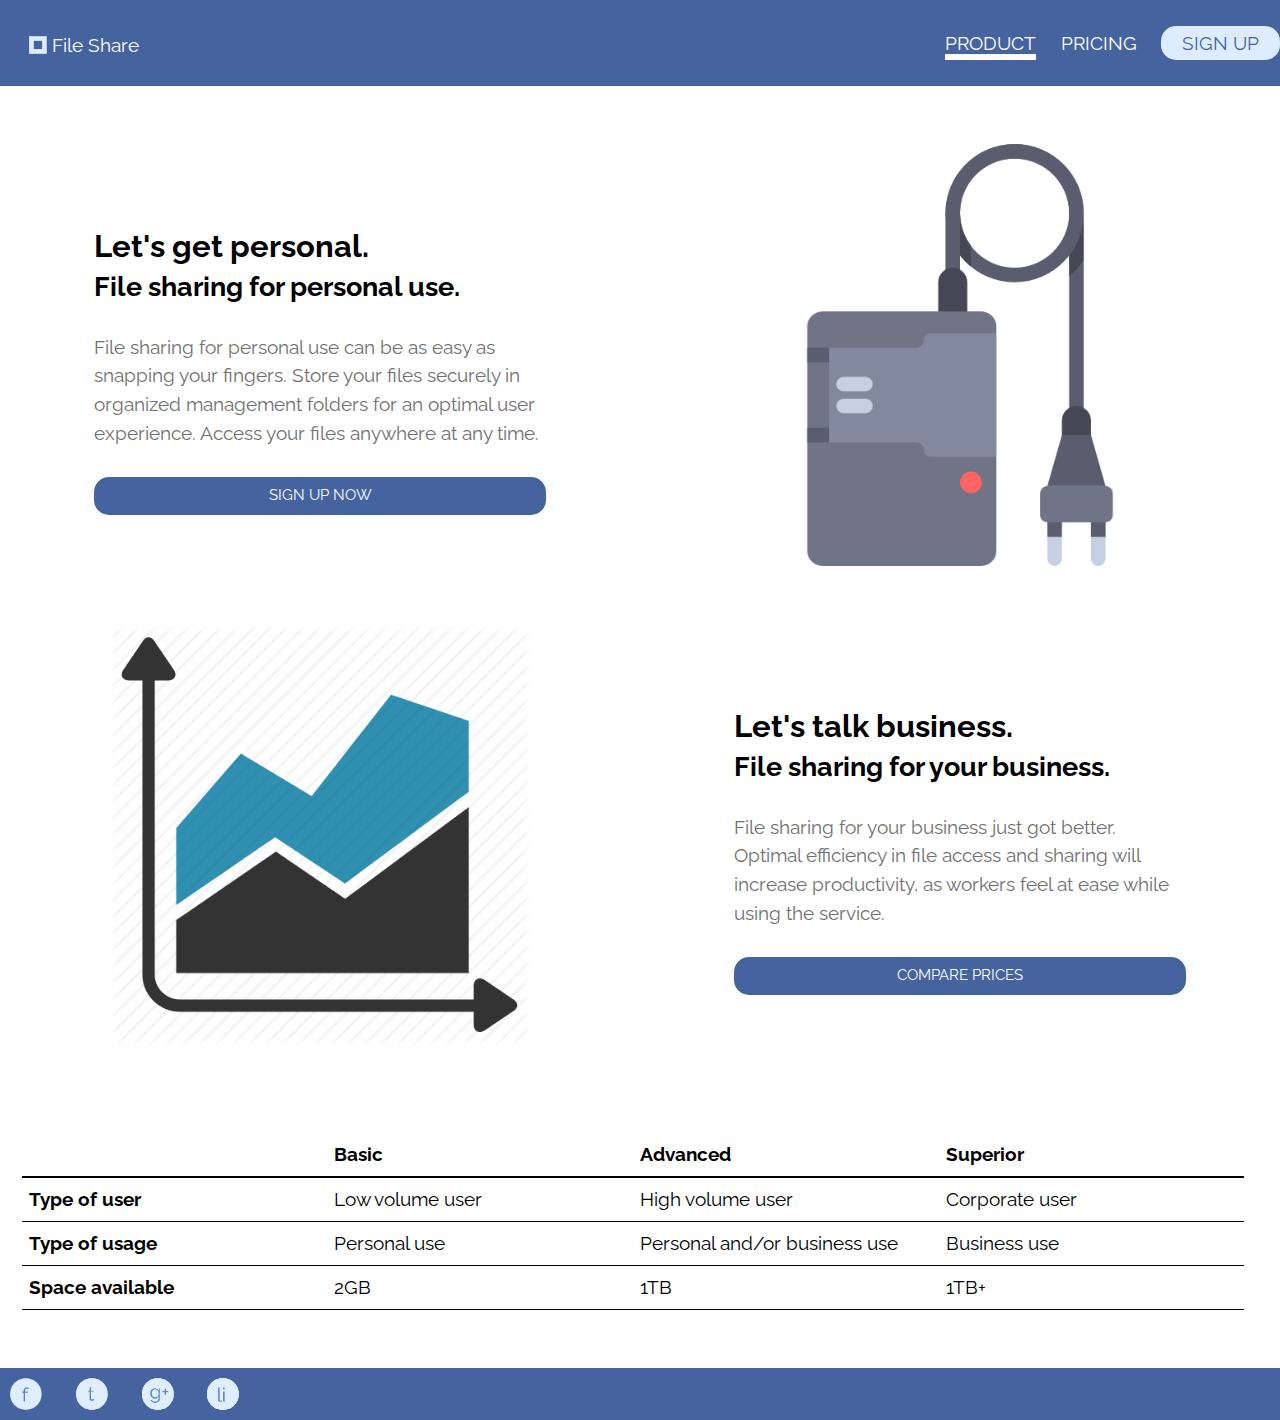
<file: touring.html>
<!DOCTYPE html>
<html lang="en-ca">
<head>
  <meta charset="utf-8">
  <title>More than just datum</title>
  <meta name="viewport" content="width=device-width,initial-scale=1">
  <link href="css/modules.css" rel="stylesheet">
  <link href="css/grid.css" rel="stylesheet">
  <link href="css/type.css" rel="stylesheet">
  <link href="css/main.css" rel="stylesheet">
<link href="https://fonts.googleapis.com/css?family=Raleway:400,500,700" rel="stylesheet">
</head>
<body>
  <ul class="hidden">
    <li><a href="#main">Jump to main content</a></li>
    <li><a href="#nav">Jump to navigation</a></li>
    <li><a href=""></a></li>
    <li><a href=""></a></li>
    <li><a href=""></a></li>
  </ul>
  <header role="banner" class="grid nav-items push-2">
    <a class="icon-link unit xs-1 s-1 m-1-3 l-1-3 xl-1-3 pad-t company-logo gutter" aria-label="Navigate to the main page" href="index.html">
      <i class="icon i-18">
        <img src="images/logo-icon.svg" alt="company-logo" aria-details="company-logo">
      </i>
      <span class="icon-label">File Share</span>
    </a>
    <nav role="navigation" id="nav" class="unit xs-1 s-1 m-2-3 l-2-3 xl-2-3">
      <ol class="ol-items list-group list-group-inline pad-t">
        <li><a class="nav-link icon-link current" href="touring.html" aria-label="Navigate to the product page">PRODUCT</a></li>
        <li><a class="nav-link icon-link" href="pricing.html" aria-label="Navigate to the pricing page">PRICING</a></li>
        <li><a class="nav-link nav-link-sign-up icon-link" href="sign-up.html" aria-label="Navigate to the sign up page">SIGN UP</a></li>
      </ol>
    </nav>
  </header>
  <section id="personal-product-overview" class="grid media product-features-container center-content-vertical push">
    <img class="push gutter banner-img unit xs-1 s-1 m-1-2 unit-push-m-1-2 l-1-2 unit-push-l-1-2 xl-1-2 unit-push-xl-1-2 media-img img-flex unit-xs-centered unit-s-centered unit-m-centered unit-l-centered unit-xl-centered" src="images/hard-drive.png" alt="graphic-hard-drive">
    <div class="gutter-1-2 unit xs-1 s-1 m-1-2 unit-pull-m-1-2 l-1-2 unit-pull-l-1-2 xl-1-2 unit-pull-xl-pull-1-2 media-body banner-content unit-xs-centered unit-s-centered unit-m-centered unit-l-centered unit-xl-centered">
      <div class="grid">
        <h2 class="unit xs-1 s-1 m-1 l-1 xl-1 push-0">Let's get personal.</h2>
        <h3 class="unit xs-1 s-1 m-1 l-1 xl-1">File sharing for personal use.</h3>
        <p class="unit xs-1 s-1 m-1 l-1 xl-1">File sharing for personal use can be as easy as snapping your fingers. Store your files securely in organized management folders for an optimal user experience. Access your files anywhere at any time.</p>
        <a class="unit xs-1 s-1 m-1 l-1 xl-1 not-bold page-btn micro text-center" href="sign-up.html" aria-label="Navigate to the sign up page">SIGN UP NOW</a>
      </div>
    </div>
  </section>
  <section id="business-product-overview" class="grid media product-features-container center-content-vertical push-2">
    <img class="push gutter banner-img unit xs-1 s-1 m-1-2 media-img img-flex unit-xs-centered unit-s-centered unit-m-centered unit-l-centered unit-xl-centered" src="images/chart.png" alt="graphic-chart">
    <div class="gutter-1-2 unit xs-1 s-1 m-1-2 media-body banner-content unit-xs-centered unit-s-centered unit-m-centered unit-l-centered unit-xl-centered">
      <div class="grid">
        <h2 class="unit xs-1 s-1 m-1 l-1 xl-1 push-0">Let's talk business.</h2>
        <h3 class="unit xs-1 s-1 m-1 l-1 xl-1">File sharing for your business.</h3>
        <p class="unit xs-1 s-1 m-1 l-1 xl-1">File sharing for your business just got better. Optimal efficiency in file access and sharing will increase productivity, as workers feel at ease while using the service.</p>
        <a class="unit xs-1 s-1 m-1 l-1 xl-1 not-bold page-btn micro text-center" href="pricing.html" aria-label="Read more about different pricing in packages">COMPARE PRICES</a>
      </div>
    </div>
  </section>
  <section id="features-table" class="gutter push-2">
    <table class="scrollable">
      <thead>
        <tr>
          <th></th>
          <th scope="col">Basic</th>
          <th scope="col">Advanced</th>
          <th scope="col">Superior</th>
        </tr>
      </thead>
      <tbody>
        <tr>
          <th scope="row">Type of user</th>
          <td>Low volume user</td>
          <td>High volume user</td>
          <td>Corporate user</td>
        </tr>
        <tr>
          <th scope="row">Type of usage</th>
          <td>Personal use</td>
          <td>Personal and/or business use</td>
          <td>Business use</td>
        </tr>
        <tr>
          <th scope="row">Space available</th>
          <td>2GB</td>
          <td>1TB</td>
          <td>1TB+</td>
        </tr>
      </tbody>
    </table>
  </section>
  <footer role="contentinfo">
    <i class="icon i-32 push-r">
      <img class="social-media-badge" src="images/facebook-icon.svg" alt="facebook-badge" aria-details="">
    </i>
    <i class="icon i-32 push-r">
      <img class="social-media-badge" src="images/twitter-icon.svg" alt="twitter-badge" aria-details="">
    </i>
    <i class="icon i-32 push-r">
      <img class="social-media-badge" src="images/google-icon.svg" alt="google-plus-badge" aria-details="">
    </i>
    <i class="icon i-32">
      <img class="social-media-badge" src="images/linkedin-icon.svg" alt="linked-in-badge" aria-details="">
    </i>
  </footer>
</body>
</html>
</file>
<file: css/modules.css>
/*
 * Modulifier || Code released under the UNLICENSE
 * Code under other copyrights & licenses listed below.
 * https://modulifier.web-dev.tools/#responsive;images;list-group;embed;media-object;icons;hidden;positioning;nice-lists;forms;buttons;accessibility;print
 */

@-moz-viewport { width: device-width; scale: 1; }
@-ms-viewport { width: device-width; scale: 1; }
@-o-viewport { width: device-width; scale: 1; }
@-webkit-viewport { width: device-width; scale: 1; }
@viewport { width: device-width; scale: 1; }

html {
  box-sizing: border-box;
  -moz-text-size-adjust: 100%;
  -ms-text-size-adjust: 100%;
  -webkit-text-size-adjust: 100%;
  text-size-adjust: 100%;
}

*, *::before, *::after {
  box-sizing: inherit;
}

body {
  margin: 0;
}

article,
aside,
details,
figcaption,
figure,
footer,
header,
main,
menu,
nav,
section,
summary {
  display: block;
}

audio,
canvas,
progress,
video {
  display: inline-block;
  vertical-align: baseline;
}

template {
  display: none;
}

details {
  cursor: pointer;
}

audio:not([controls]) {
  display: none;
  height: 0;
}

a,
area,
button,
input,
label,
select,
textarea,
[tabindex] {
  -ms-touch-action: manipulation;
  touch-action: manipulation;
}

img {
  border: 0;
}

.img-flex,
.img-flex img {
  display: block;
  width: 100%;
}

svg {
  fill: currentColor;
}

svg:not(:root) {
  overflow: hidden;
}

svg.img-flex {
  width: 100%;
  height: 100%;
}

.image-replacement, .ir {
  overflow: hidden;
  direction: ltr;
  text-align: left;
  text-indent: 100%;
  white-space: nowrap;
}

.list-group, .list-group-inline, .list-group--inline {
  padding-left: 0;
  list-style-type: none;
}

.list-group > dd {
  margin-left: 0;
}

.list-group-inline::before,
.list-group-inline::after,
.list-group--inline::before,
.list-group--inline::after {
  content: "";
  display: table;
}

.list-group-inline::after,
.list-group--inline::after {
  clear: both;
}

.list-group-inline > li,
.list-group--inline > li {
  display: inline-block;
}

.list-group-inline > dt,
.list-group--inline > dt {
  clear: left;
  float: left;
  width: 11em;
}

.list-group-inline > dd,
.list-group--inline > dd {
  float: left;
  min-width: 12em;
}

.embed {
  margin-left: 0;
  margin-right: 0;
  overflow: hidden;
  position: relative;
  width: 100%;
}

.embed-1by1, .embed--1by1 {
  padding-top: 100%; /* Square */
}

.embed-4by3, .embed--4by3 {
  padding-top: 75%; /* Traditional TV/computer screens */
}

.embed-iso216, .embed--iso216 {
  padding-top: 70.92%; /* A-standard paper sizes */
}

.embed-3by2, .embed--3by2 {
  padding-top: 66.6%; /* Classic 35 mm film & most digital photos, landscape */
}

.embed-2by3, .embed--2by3 {
  padding-top: 150%; /* Classic 35 mm film & most digital photos, portrait */
}

.embed-golden, .embed--golden {
  padding-top: 61.8%; /* The Golden Ratio */
}

.embed-16by9, .embed--16by9 {
  padding-top: 56.25%; /* HD TV */
}

.embed-185by100, .embed--185by100 {
  padding-top: 54.05%; /* Common widescreen cinema */
}

.embed-24by10, .embed--24by10 {
  padding-top: 41.667%; /* Widescreen cinema: 2.4:1 */
}

.embed-3by1, .embed--3by1 {
  padding-top: 33.3333%; /* Panorama photos */
}

.embed-4by1, .embed--4by1 {
  padding-top: 25%; /* Polyvision */
}

.embed-5by1, .embed--5by1 {
  padding-top: 20%; /* Really wide... */
}

.embed-item, .embed__item {
  min-height: 100%;
  left: 0;
  position: absolute;
  top: 0;
  width: 100%;
}

.media {
  overflow: hidden;
}

.media-img, .media__img {
  float: left;
}

.media-img-reversed, .media__img--reversed {
  float: right;
}

.media-img-stacked, .media__img--stacked {
  float: none;
}

.media-body, .media__body {
  overflow: hidden;
  min-width: 12em; /* Slightly less than 200px, responsiveness built in */
}

.icon {
  display: inline-block;
  position: relative;
  background: transparent none no-repeat center center;
  background-size: contain;
  vertical-align: middle;
}

.i-16, .i--16 {
  height: 16px;
  width: 16px;
}

.i-18, .i--18 {
  height: 18px;
  width: 18px;
}

.i-20, .i--20 {
  height: 20px;
  width: 20px;
}

.i-24, .i--24 {
  height: 24px;
  width: 24px;
}

.i-32, .i--32 {
  height: 32px;
  width: 32px;
}

.i-48, .i--48 {
  height: 48px;
  width: 48px;
}

.i-64, .i--64 {
  height: 64px;
  width: 64px;
}

.i-96, .i--96 {
  height: 96px;
  width: 96px;
}

.i-128, .i--128 {
  height: 128px;
  width: 128px;
}

.i-192, .i--192 {
  height: 192px;
  width: 192px;
}

.i-256, .i--256 {
  height: 256px;
  width: 256px;
}

.icon img,
.icon svg {
  left: 0;
  height: 100%;
  position: absolute;
  top: 0;
  width: 100%;
  fill: currentColor;
}

.icon-label {
  vertical-align: middle;
}

.icon-link,
.icon-link:focus,
.icon-link:hover {
  text-decoration: none;
}

[hidden], .hidden {
  /* stylelint-disable declaration-no-important */
  display: none !important;
  visibility: hidden !important;
  /* stylelint-enable */
}

.visually-hidden {
  height: 1px;
  margin: -1px;
  overflow: hidden;
  padding: 0;
  position: absolute;
  width: 1px;
  border: 0;
  clip: rect(0 0 0 0);
  clip-path: inset(50%);
}

.visually-hidden.focusable:active, .visually-hidden.focusable:focus {
  height: auto;
  margin: 0;
  overflow: visible;
  position: static;
  width: auto;
  clip: auto;
  clip-path: none;
}

.invisible {
  visibility: hidden;
}

.chop,
.crop {
  overflow: hidden;
}

.truncate {
  max-width: 100%;
  overflow: hidden;
  width: 100%;
  text-overflow: ellipsis;
  white-space: nowrap;
}

.scrollable {
  max-width: 100%;
  overflow-x: auto;
  overflow-y: hidden;
  -webkit-overflow-scrolling: touch;
}

.clearfix::after {
  content: " ";
  display: block;
  clear: both;
}

.left {
  float: left;
}

.right {
  float: right;
}

.center-text,
.center-flow {
  text-align: center;
}

.center-block {
  margin-left: auto;
  margin-right: auto;
}

.no-auto-margins,
.not-centered {
  /* stylelint-disable declaration-no-important */
  margin-left: 0 !important;
  margin-right: 0 !important;
  /* stylelint-enable */
}

.center-content,
.center-content-vertical,
.center-contents,
.center-contents-vertical {
  display: -webkit-flex;
  display: -ms-flexbox;
  display: flex;
  -webkit-justify-content: center;
  -ms-flex-pack: center;
  justify-content: center;
  -webkit-align-items: center;
  -ms-flex-align: center;
  align-items: center;
  -webkit-align-content: center;
  -ms-flex-line-pack: center;
  align-content: center;
  -webkit-flex-direction: column wrap;
  -ms-flex-direction: column wrap;
  flex-flow: column wrap;
}

.center-content-start,
.center-content-vertical-start,
.center-contents-start,
.center-contents-vertical-start {
  display: -webkit-flex;
  display: -ms-flexbox;
  display: flex;
  -webkit-justify-content: center;
  -ms-flex-pack: center;
  justify-content: center;
  -webkit-flex-direction: column wrap;
  -ms-flex-direction: column wrap;
  flex-flow: column wrap;
}

.center-content-horizontal,
.center-contents-horizontal {
  display: -webkit-flex;
  display: -ms-flexbox;
  display: flex;
  -webkit-justify-content: center;
  -ms-flex-pack: center;
  justify-content: center;
  -webkit-align-items: center;
  -ms-flex-align: center;
  align-items: center;
  -webkit-align-content: center;
  -ms-flex-line-pack: center;
  align-content: center;
  -webkit-flex-direction: row wrap;
  -ms-flex-direction: row wrap;
  flex-flow: row wrap;
}

.inline {
  display: inline;
}

.block {
  display: block;
}

.inline-block, .ib {
  display: inline-block;
}

.valign-top {
  vertical-align: top;
}

.valign-bottom {
  vertical-align: bottom;
}

.valign-middle {
  vertical-align: middle;
}

.fixed {
  position: fixed;
}

.relative {
  position: relative;
}

[class*="pin-"],
.absolute {
  position: absolute;
}

.static {
  position: static;
}

.zindex-1 {
  z-index: 1;
}

.zindex-2 {
  z-index: 2;
}

.zindex-3 {
  z-index: 3;
}

.zindex-1000 {
  z-index: 1000;
}

.pin-top-left,
.pin-left-top,
.pin-tl,
.pin-lt {
  top: 0;
  left: 0;
}

.pin-top-right,
.pin-right-top,
.pin-tr,
.pin-rt {
  top: 0;
  right: 0;
}

.pin-bottom-left,
.pin-left-bottom,
.pin-bl,
.pin-lb {
  bottom: 0;
  left: 0;
}

.pin-bottom-right,
.pin-right-bottom,
.pin-br,
.pin-rb {
  bottom: 0;
  right: 0;
}

.pin-top-center,
.pin-center-top,
.pin-tc,
.pin-ct {
  left: 50%;
  top: 0;
  transform: translateX(-50%);
}

.pin-bottom-center,
.pin-center-bottom,
.pin-bc,
.pin-cb {
  bottom: 0;
  left: 50%;
  transform: translateX(-50%);
}

.pin-center-left,
.pin-left-center,
.pin-cl,
.pin-lc {
  left: 0;
  top: 50%;
  transform: translateY(-50%);
}

.pin-center-right,
.pin-right-center,
.pin-cr,
.pin-rc {
  right: 0;
  top: 50%;
  transform: translateY(-50%);
}

.pin-center, .pin-c {
  left: 50%;
  top: 50%;
  transform: translate(-50%, -50%);
}

.width-quarter, .w-1-4 {
  width: 25%;
}

.width-half, .w-1-2 {
  width: 50%;
}

.width-full, .w-1 {
  width: 100%;
}

.height-quarter, .h-1-4 {
  height: 25%;
}

.height-half, .h-1-2 {
  height: 50%;
}

.height-full, .h-1 {
  height: 100%;
}

.height-win-quarter, .h-w-1-4 {
  height: 25vh;
  max-height: 46em;
}

.height-win-half, .h-w-1-2 {
  height: 50vh;
  max-height: 46em;
}

.height-win-full, .h-w-1 {
  height: 100vh;
  max-height: 46em;
}

ul {
  list-style-type: none;
}

ul > li::before {
  content: "·";
  float: left;
  margin-left: -1.6em;
  width: 1.3em;
  text-align: right;
}

ol {
  counter-reset: ol-simple-numbers;
  list-style-type: none;
}

ol > li::before {
  float: left;
  margin-left: -1.6em;
  width: 1.3em;
  counter-increment: ol-simple-numbers;
  content: counter(ol-simple-numbers);
  text-align: right;
}

.list-group > li::before,
.list-group-inline > li::before,
.list-group--inline > li::before {
  content: none;
}

/* stylelint-disable no-descending-specificity */

/*
 * (c) Nicolas Gallagher and Jonathan Neal of Normalize.css || MIT License
 *     https://necolas.github.io/normalize.css/
 */

button,
input,
optgroup,
select,
textarea {
  color: inherit;
  font: inherit;
  margin: 0;
}

button,
input {
  overflow: visible;
}

button,
select {
  text-transform: none;
}

button,
html [type="button"],
[type="reset"],
[type="submit"] {
  -webkit-appearance: button;
  cursor: pointer;
}

button[disabled],
html input[disabled] {
  cursor: default;
}

button::-moz-focus-inner,
input::-moz-focus-inner {
  border: 0;
  padding: 0;
}

[type="checkbox"],
[type="radio"] {
  opacity: 0;
  position: absolute;
  height: 1px;
  width: 1px;
}

[type="number"]::-webkit-inner-spin-button,
[type="number"]::-webkit-outer-spin-button {
  height: auto;
}

[type="search"]::-webkit-search-cancel-button,
[type="search"]::-webkit-search-decoration {
  -webkit-appearance: none;
}

fieldset {
  padding-left: 0;
  padding-right: 0;

  border: 0;
  border-top: 2px solid #666;
}

legend {
  color: inherit;
  display: table;
  max-width: 100%;
  padding: 0 .3em 0 0;
  white-space: normal;

  border: 0;

  font-weight: bold;
}

optgroup {
  font-weight: bold;
}

::-webkit-input-placeholder {
  color: inherit;
  opacity: .54;
}

::-webkit-file-upload-button {
  -webkit-appearance: button;
  font: inherit;
}

/* End Normalize.css code */

label,
.label-block {
  display: block;
  cursor: pointer;
}

[type="checkbox"] + label,
[type="radio"] + label,
.label-inline {
  display: inline-block;
}

input:not([type]),
[type="text"],
[type="number"],
[type="search"],
[type="url"],
[type="email"],
[type="password"],
[type="tel"],
[type="datetime-local"],
[type="month"],
[type="week"],
[type="date"],
[type="time"],
[type="range"],
select,
textarea {
  -moz-appearance: none;
  -webkit-appearance: none;
  appearance: none;
}

input,
textarea {
  display: block;
  width: 100%;

  background-color: #fff;
  border: 2px solid #666;
  border-radius: 0;
}

label {
  vertical-align: middle;
}

textarea {
  max-width: 100%;
  min-height: 4em;
  overflow: auto;
}

[type="color"] {
  display: inline-block;
  width: 2em;
}

select {
  display: block;
  width: 100%;

  background-image: url("data:image/svg+xml,%3Csvg xmlns='http://www.w3.org/2000/svg' width='256' height='256' viewBox='0 0 256 256'%3E%3Cpath fill='none' stroke='%23000' stroke-miterlimit='10' stroke-width='70' d='M36.3 82.1l91.9 91.8 91.5-91.8'/%3E%3C/svg%3E");
  background-repeat: no-repeat;
  background-position: calc(100% - .4em) center;
  background-size: 18px auto;
  background-color: #fff;
  border: 2px solid #666;
  border-radius: 0;
}

[type="checkbox"] + label::before {
  content: " ";
  display: inline-block;
  height: 1.8em;
  margin-right: .3em;
  position: relative;
  vertical-align: middle;
  top: -.1em;
  width: 1.8em;

  background-color: #fff;
  background-size: cover;
  border: 2px solid #666;

  line-height: inherit;
}

[type="checkbox"]:checked + label::before {
  background-image: url("data:image/svg+xml,%3Csvg xmlns='http://www.w3.org/2000/svg' width='256' height='256' viewBox='0 0 256 256'%3E%3Cpath fill='none' stroke='%23000' stroke-miterlimit='10' stroke-width='50' d='M49.9 130.1l50.8 50.7L206.1 75.2'/%3E%3C/svg%3E");
}

[type="checkbox"]:focus + label::before {
  outline: 3px solid #000;
  z-index: 1000;
}

[type="radio"] + label::before {
  content: " ";
  display: inline-block;
  height: 1.8em;
  margin-right: .3em;
  position: relative;
  vertical-align: middle;
  top: -.1em;
  width: 1.8em;

  background-color: #fff;
  background-size: cover;
  border: 2px solid #666;
  border-radius: 50%;

  line-height: inherit;
}

[type="radio"]:checked + label::before {
  background-image: url("data:image/svg+xml,%3Csvg xmlns='http://www.w3.org/2000/svg' width='256' height='256' viewBox='0 0 256 256'%3E%3Ccircle cx='128' cy='128' r='70.4'/%3E%3C/svg%3E");
}

[type="radio"]:focus + label::before,
[type="radio"] + label:focus::before {
  box-shadow: 0 0 0 3px #000;
  z-index: 1000;
}

[type="range"] {
  border: 0;
  background-color: #fff;
}

[type="range"]::-webkit-slider-runnable-track {
  height: 6px;

  -webkit-appearance: none;
  appearance: none;
  background-color: #ccc;
  border: 0;
  border-radius: 3px;
}

[type="range"]:active::-webkit-slider-runnable-track {
  background-color: #ccc;
}

[type="range"]::-moz-range-track {
  height: 6px;

  -moz-appearance: none;
  appearance: none;
  background-color: #ccc;
  border: 0;
  border-radius: 3px;
}

[type="range"]:active::-moz-range-track {
  background-color: #ccc;
}

[type="range"]::-ms-track {
  height: 6px;

  -ms-appearance: none;
  appearance: none;
  background-color: #ccc;
  border: 0;
  border-radius: 3px;
}

[type="range"]:active::-ms-track {
  background-color: #ccc;
}

[type="range"]::-webkit-slider-thumb {
  margin-top: -4px;
  height: 16px;
  width: 16px;

  -webkit-appearance: none;
  appearance: none;
  background-color: #000;
  border: none;
  border-radius: 50%;
}

[type="range"]:hover::-webkit-slider-thumb {
  background-color: #000;
}

[type="range"]:active::-webkit-slider-thumb {
  background-color: #000;
}

[type="range"]::-moz-range-thumb {
  margin-top: -4px;
  height: 16px;
  width: 16px;

  -webkit-appearance: none;
  appearance: none;
  background-color: #000;
  border: none;
  border-radius: 50%;
}

[type="range"]:hover::-moz-range-thumb {
  background-color: #000;
}

[type="range"]:active::-moz-range-thumb {
  background-color: #000;
}

[type="range"]::-ms-thumb {
  margin-top: -4px;
  height: 16px;
  width: 16px;

  -webkit-appearance: none;
  appearance: none;
  background-color: #000;
  border: none;
  border-radius: 50%;
}

[type="range"]:hover::-ms-thumb {
  background-color: #000;
}

[type="range"]:active::-ms-thumb {
  background-color: #000;
}

[type="checkbox"].hide-custom-input + label::before,
[type="checkbox"] + .hide-custom-input::before,
[type="radio"].hide-custom-input + label::before,
[type="radio"] + .hide-custom-input::before {
  content: none;
  display: none;
}

/* stylelint-enable */

.link-box {
  display: block;
  text-decoration: none;
}

/* stylelint-disable no-descending-specificity */

button,
.btn {
  cursor: pointer;
  display: inline-block;
  margin: 0;
  overflow: visible;
  padding: .375em .75em .42em;
  -webkit-appearance: none;
  -moz-appearance: none;
  appearance: none;
  background-color: #333;
  border-radius: 4px;
  border: 3px solid #333;
  color: #fff;
  font: inherit;
  text-decoration: none;
  text-transform: none;
}

button::-moz-focus-inner {
  border: 0;
  padding: 0;
}

/* stylelint-enable */

button:focus,
button:hover,
.btn:focus,
.btn:hover {
  background-color: #000;
  border-color: #000;
  color: #fff;
}

button[disabled] {
  cursor: default;
}

.btn-light, .btn--light {
  background-color: #e2e2e2;
  border-color: #e2e2e2;
  color: #000;
}

.btn-light:focus,
.btn-light:hover,
.btn--light:focus,
.btn--light:hover {
  background-color: #666;
  border-color: #666;
  color: #fff;
}

.btn-ghost,
.btn--ghost {
  background-color: transparent;
  border-color: #333;
  color: #000;
}

.btn-ghost:focus,
.btn-ghost:hover,
.btn--ghost:focus,
.btn--ghost:hover {
  background-color: #e2e2e2;
  border-color: #000;
  color: #000;
}

.btn-link {
  display: inline;
  padding: 0;
  background-color: transparent;
  border-radius: 0;
  border: 0;
  color: inherit;
}

.btn-link:focus,
.btn-link:hover {
  background-color: transparent;
  color: inherit;
}

a:hover, a:active {
  outline: none;
}

a:focus,
[tabindex="0"]:focus,
details:focus,
summary:focus,
input:focus,
textarea:focus,
button:focus,
select:focus {
  outline: 3px solid #000;
  outline-offset: 0;
}

a:focus, [tabindex="0"]:focus {
  outline-offset: 3px;
}

.skip-links {
  margin: 0;
  padding: 0;
  list-style-type: none;
}

.skip-links > li::before {
  content: none; /* Remove the bullets if nice lists is selected */
}

.skip-links a,
.skip-links button {
  padding: .5em .75em;
  position: absolute;
  top: -10em;
  z-index: 10000; /* To make sure they're always on top */
  background-color: #000;
  border: 0;
  color: #fff;
  font-size: 1.125rem;
  font-weight: bold;
  text-decoration: none;
}

.skip-links a:focus,
.skip-links button:focus {
  outline-offset: 3px;
  top: 0;
}

[aria-busy="true"] {
  cursor: progress;
}

[aria-controls] {
  cursor: pointer;
}

[aria-disabled] {
  cursor: default;
}

.print-only {
  display: none;
  visibility: hidden;
}

.page-break-before {
  page-break-before: always;
}

.page-break-after {
  page-break-after: always;
}

.no-page-break-inside {
  page-break-inside: avoid;
}

@media print {

  /* stylelint-disable declaration-no-important */

  .no-print {
    display: none !important;
    visibility: hidden !important;
  }

  .print-only,
  .force-print {
    display: block !important;
    visibility: visible !important;
  }

  /* stylelint-enable */

  .visually-hidden.force-print {
    height: auto;
    margin: 0;
    overflow: visible;
    padding: 0;
    position: static;
    width: auto;
    border: 0;
    clip: initial;
    clip-path: none;
  }

  /*
   * (c) Fabien Sa || MIT License
   *     http://bafs.github.io/Gutenberg/
   */

  table,
  blockquote,
  pre,
  code,
  figure,
  li,
  hr,
  ul,
  ol,
  a,
  tr {
    page-break-inside: avoid;
  }

  h1, h2, h3, h4, h5, h6, p, a {
    orphans: 3;
    widows: 3;
  }

  h1,
  h2,
  h3,
  h4,
  h5,
  h6 {
    page-break-after: avoid;
    page-break-inside: avoid;
  }

  h1 + p,
  h2 + p,
  h3 + p,
  h4 + p,
  h5 + p,
  h6 + p {
    page-break-before: avoid;
  }

  img {
    page-break-after: auto;
    page-break-before: auto;
    page-break-inside: avoid;
  }

  /* stylelint-disable declaration-no-important */

  pre {
    white-space: pre-wrap !important;
    word-wrap: break-word;
  }

  /* stylelint-enable */

  /* End Gutenberg code */

  /*
   * (c) HTML5 Boilerplate || MIT License
   *     https://html5boilerplate.com/
   */

  /* stylelint-disable declaration-no-important */

  *, *::before, *::after, *::first-letter, *::first-line {
    background: none transparent !important;
    color: #000 !important;
    box-shadow: none !important;
    text-shadow: none !important;
  }

  /* stylelint-enable */

  a, a:visited {
    text-decoration: underline;
  }

  a[href]::after {
    content: " (" attr(href) ")";
  }

  abbr[title]::after {
    content: " (" attr(title) ")";
  }

  a[href^="#"]::after,
  a[href^="javascript:"]::after,
  a.no-print-href::after,
  a.href-no-print::after {
    content: "";
  }

  thead {
    display: table-header-group;
  }

  /* End HTML5 Boilerplate code */

}
</file>
<file: css/grid.css>
/*
  Gridifier || Code released under the UNLICENSE
  https://gridifier.web-dev.tools/#xs,4,0,0,0;s,4,25,0,0;m,4,38,1,1;l,4,60,1,1
*/

.grid {
  margin: 0;
  padding: 0;
  letter-spacing: -.31em;
  text-rendering: optimizeSpeed;
  display: -webkit-flex;
  display: -ms-flexbox;
  display: flex;
  -webkit-flex-flow: row wrap;
  -ms-flex-flow: row wrap;
  flex-flow: row wrap;
}

.grid-bottom {
  -webkit-align-items: flex-end;
  -ms-align-items: flex-end;
  align-items: flex-end;
}

.grid-middle {
  -webkit-align-items: center;
  -ms-align-items: center;
  align-items: center;
}

.grid-stretch {
  -webkit-align-items: stretch;
  -ms-align-items: stretch;
  align-items: stretch;
}

.opera-only :-o-prefocus,
.grid {
  word-spacing: -.43em;
}

.unit {
  letter-spacing: normal;
  text-rendering: auto;
  vertical-align: top;
  word-spacing: normal;
  display: inline-block;
  visibility: visible;
}

.grid-bottom .unit {
  vertical-align: bottom;
}

.grid-middle .unit {
  vertical-align: middle;
}

[class*="unit-push-"],
[class*="unit-pull-"] {
  position: relative;
}

.unit-content-distribute {
  display: -ms-flexbox;
  display: -webkit-flex;
  display: flex;
  -ms-flex-direction: column;
  -webkit-flex-direction: column;
  flex-direction: column;
  -ms-flex-pack: justify;
  -webkit-justify-content: space-between;
  justify-content: space-between;
}

.unit-content-center,
.unit-content-center-vertical {
  display: -webkit-flex;
  display: -ms-flexbox;
  display: flex;
  -webkit-justify-content: center;
  -ms-flex-pack: center;
  justify-content: center;
  -webkit-align-items: center;
  -ms-flex-align: center;
  align-items: center;
  -webkit-align-content: center;
  -ms-flex-line-pack: center;
  align-content: center;
  -webkit-flex-direction: column wrap;
  -ms-flex-direction: column wrap;
  flex-flow: column wrap;
}

.unit-content-center-horizontal {
  display: -webkit-flex;
  display: -ms-flexbox;
  display: flex;
  -webkit-justify-content: center;
  -ms-flex-pack: center;
  justify-content: center;
  -webkit-align-items: center;
  -ms-flex-align: center;
  align-items: center;
  -webkit-align-content: center;
  -ms-flex-line-pack: center;
  align-content: center;
  -webkit-flex-direction: row wrap;
  -ms-flex-direction: row wrap;
  flex-flow: row wrap;
}

.content-fill,
.content-stretch {
  -ms-flex-grow: 2;
  -webkit-flex-grow: 2;
  flex-grow: 2;
  max-width: 100%; /* @bugfix: IE 10, 11 */
}

.content-shrink {
  -ms-align-self: center;
  -webkit-align-self: center;
  align-self: center;
}

.unit-xs-hidden,
.xs-0 {
  display: none;
  visibility: hidden;
}

.unit-xs-centered {
  margin: 0 auto;
}

.unit-xs-1,
.xs-1 {
  display: block;
  visibility: visible;
  width: 100%;
}

.unit-xs-1-2,
.xs-1-2 {
  width: 50%;
}

.unit-xs-1-3,
.xs-1-3 {
  width: 33.3333%;
}

.unit-xs-2-3,
.xs-2-3 {
  width: 66.6667%;
}

.unit-xs-1-4,
.xs-1-4 {
  width: 25%;
}

.unit-xs-3-4,
.xs-3-4 {
  width: 75%;
}

.unit-xs-1-2,
.xs-1-2,
.unit-xs-1-3,
.xs-1-3,
.unit-xs-2-3,
.xs-2-3,
.unit-xs-1-4,
.xs-1-4,
.unit-xs-3-4,
.xs-3-4 {
  display: inline-block;
  visibility: visible;
}

.unit-xs-1-2[class*="-content-"],
.xs-1-2[class*="-content-"],
.unit-xs-1-3[class*="-content-"],
.xs-1-3[class*="-content-"],
.unit-xs-2-3[class*="-content-"],
.xs-2-3[class*="-content-"],
.unit-xs-1-4[class*="-content-"],
.xs-1-4[class*="-content-"],
.unit-xs-3-4[class*="-content-"],
.xs-3-4[class*="-content-"] {
  display: -webkit-flex;
  display: -ms-flexbox;
  display: flex;
}

.unit-xs-content-distribute,
.xs-content-distribute {
  display: -ms-flexbox;
  display: -webkit-flex;
  display: flex;
  -ms-flex-direction: column;
  -webkit-flex-direction: column;
  flex-direction: column;
  -ms-flex-pack: justify;
  -webkit-justify-content: space-between;
  justify-content: space-between;
}

.unit-xs-content-center,
.unit-xs-content-center-vertical {
  display: -webkit-flex;
  display: -ms-flexbox;
  display: flex;
  -webkit-justify-content: center;
  -ms-flex-pack: center;
  justify-content: center;
  -webkit-align-items: center;
  -ms-flex-align: center;
  align-items: center;
  -webkit-align-content: center;
  -ms-flex-line-pack: center;
  align-content: center;
  -webkit-flex-direction: column wrap;
  -ms-flex-direction: column wrap;
  flex-flow: column wrap;
}

.unit-xs-content-center-horizontal {
  display: -webkit-flex;
  display: -ms-flexbox;
  display: flex;
  -webkit-justify-content: center;
  -ms-flex-pack: center;
  justify-content: center;
  -webkit-align-items: center;
  -ms-flex-align: center;
  align-items: center;
  -webkit-align-content: center;
  -ms-flex-line-pack: center;
  align-content: center;
  -webkit-flex-direction: row wrap;
  -ms-flex-direction: row wrap;
  flex-flow: row wrap;
}

.xs-content-fill,
.xs-content-stretch {
  -ms-flex-grow: 2;
  -webkit-flex-grow: 2;
  flex-grow: 2;
  max-width: 100%; /* @bugfix: IE 10, 11 */
}

.xs-content-shrink {
  -ms-align-self: center;
  -webkit-align-self: center;
  align-self: center;
}

@media only screen and (min-width: 25em) {

  .unit-s-hidden,
  .s-0 {
    display: none;
    visibility: hidden;
  }

  .unit-s-centered {
    margin: 0 auto;
  }

  .unit-s-1,
  .s-1 {
    display: block;
    visibility: visible;
    width: 100%;
  }

  .unit-s-1-2,
  .s-1-2 {
    width: 50%;
  }

  .unit-s-1-3,
  .s-1-3 {
    width: 33.3333%;
  }

  .unit-s-2-3,
  .s-2-3 {
    width: 66.6667%;
  }

  .unit-s-1-4,
  .s-1-4 {
    width: 25%;
  }

  .unit-s-3-4,
  .s-3-4 {
    width: 75%;
  }

  .unit-s-1-2,
  .s-1-2,
  .unit-s-1-3,
  .s-1-3,
  .unit-s-2-3,
  .s-2-3,
  .unit-s-1-4,
  .s-1-4,
  .unit-s-3-4,
  .s-3-4 {
    display: inline-block;
    visibility: visible;
  }

  .unit-s-1-2[class*="-content-"],
  .s-1-2[class*="-content-"],
  .unit-s-1-3[class*="-content-"],
  .s-1-3[class*="-content-"],
  .unit-s-2-3[class*="-content-"],
  .s-2-3[class*="-content-"],
  .unit-s-1-4[class*="-content-"],
  .s-1-4[class*="-content-"],
  .unit-s-3-4[class*="-content-"],
  .s-3-4[class*="-content-"] {
    display: -webkit-flex;
    display: -ms-flexbox;
    display: flex;
  }

  .unit-s-content-distribute,
  .s-content-distribute {
    display: -ms-flexbox;
    display: -webkit-flex;
    display: flex;
    -ms-flex-direction: column;
    -webkit-flex-direction: column;
    flex-direction: column;
    -ms-flex-pack: justify;
    -webkit-justify-content: space-between;
    justify-content: space-between;
  }

  .unit-s-content-center,
  .unit-s-content-center-vertical {
    display: -webkit-flex;
    display: -ms-flexbox;
    display: flex;
    -webkit-justify-content: center;
    -ms-flex-pack: center;
    justify-content: center;
    -webkit-align-items: center;
    -ms-flex-align: center;
    align-items: center;
    -webkit-align-content: center;
    -ms-flex-line-pack: center;
    align-content: center;
    -webkit-flex-direction: column wrap;
    -ms-flex-direction: column wrap;
    flex-flow: column wrap;
  }

  .unit-s-content-center-horizontal {
    display: -webkit-flex;
    display: -ms-flexbox;
    display: flex;
    -webkit-justify-content: center;
    -ms-flex-pack: center;
    justify-content: center;
    -webkit-align-items: center;
    -ms-flex-align: center;
    align-items: center;
    -webkit-align-content: center;
    -ms-flex-line-pack: center;
    align-content: center;
    -webkit-flex-direction: row wrap;
    -ms-flex-direction: row wrap;
    flex-flow: row wrap;
  }

  .s-content-fill,
  .s-content-stretch {
    -ms-flex-grow: 2;
    -webkit-flex-grow: 2;
    flex-grow: 2;
    max-width: 100%; /* @bugfix: IE 10, 11 */
  }

  .s-content-shrink {
    -ms-align-self: center;
    -webkit-align-self: center;
    align-self: center;
  }

}

@media only screen and (min-width: 38em) {

  .unit-m-hidden,
  .m-0 {
    display: none;
    visibility: hidden;
  }

  .unit-m-centered {
    margin: 0 auto;
  }

  .unit-m-1,
  .m-1 {
    display: block;
    visibility: visible;
    width: 100%;
  }

  .unit-offset-m-0 {
    margin-left: 0;
  }

  .unit-push-m-0,
  .unit-pull-m-0 {
    left: 0;
  }

  .unit-m-1-2,
  .m-1-2 {
    width: 50%;
  }

  .unit-offset-m-1-2 {
    margin-left: 50%;
  }

  .unit-push-m-1-2 {
    left: 50%;
  }

  .unit-pull-m-1-2 {
    left: -50%;
  }

  .unit-m-1-3,
  .m-1-3 {
    width: 33.3333%;
  }

  .unit-offset-m-1-3 {
    margin-left: 33.3333%;
  }

  .unit-push-m-1-3 {
    left: 33.3333%;
  }

  .unit-pull-m-1-3 {
    left: -33.3333%;
  }

  .unit-m-2-3,
  .m-2-3 {
    width: 66.6667%;
  }

  .unit-offset-m-2-3 {
    margin-left: 66.6667%;
  }

  .unit-push-m-2-3 {
    left: 66.6667%;
  }

  .unit-pull-m-2-3 {
    left: -66.6667%;
  }

  .unit-m-1-4,
  .m-1-4 {
    width: 25%;
  }

  .unit-offset-m-1-4 {
    margin-left: 25%;
  }

  .unit-push-m-1-4 {
    left: 25%;
  }

  .unit-pull-m-1-4 {
    left: -25%;
  }

  .unit-m-3-4,
  .m-3-4 {
    width: 75%;
  }

  .unit-offset-m-3-4 {
    margin-left: 75%;
  }

  .unit-push-m-3-4 {
    left: 75%;
  }

  .unit-pull-m-3-4 {
    left: -75%;
  }

  .unit-m-1-2,
  .m-1-2,
  .unit-m-1-3,
  .m-1-3,
  .unit-m-2-3,
  .m-2-3,
  .unit-m-1-4,
  .m-1-4,
  .unit-m-3-4,
  .m-3-4 {
    display: inline-block;
    visibility: visible;
  }

  .unit-m-1-2[class*="-content-"],
  .m-1-2[class*="-content-"],
  .unit-m-1-3[class*="-content-"],
  .m-1-3[class*="-content-"],
  .unit-m-2-3[class*="-content-"],
  .m-2-3[class*="-content-"],
  .unit-m-1-4[class*="-content-"],
  .m-1-4[class*="-content-"],
  .unit-m-3-4[class*="-content-"],
  .m-3-4[class*="-content-"] {
    display: -webkit-flex;
    display: -ms-flexbox;
    display: flex;
  }

  .unit-m-content-distribute,
  .m-content-distribute {
    display: -ms-flexbox;
    display: -webkit-flex;
    display: flex;
    -ms-flex-direction: column;
    -webkit-flex-direction: column;
    flex-direction: column;
    -ms-flex-pack: justify;
    -webkit-justify-content: space-between;
    justify-content: space-between;
  }

  .unit-m-content-center,
  .unit-m-content-center-vertical {
    display: -webkit-flex;
    display: -ms-flexbox;
    display: flex;
    -webkit-justify-content: center;
    -ms-flex-pack: center;
    justify-content: center;
    -webkit-align-items: center;
    -ms-flex-align: center;
    align-items: center;
    -webkit-align-content: center;
    -ms-flex-line-pack: center;
    align-content: center;
    -webkit-flex-direction: column wrap;
    -ms-flex-direction: column wrap;
    flex-flow: column wrap;
  }

  .unit-m-content-center-horizontal {
    display: -webkit-flex;
    display: -ms-flexbox;
    display: flex;
    -webkit-justify-content: center;
    -ms-flex-pack: center;
    justify-content: center;
    -webkit-align-items: center;
    -ms-flex-align: center;
    align-items: center;
    -webkit-align-content: center;
    -ms-flex-line-pack: center;
    align-content: center;
    -webkit-flex-direction: row wrap;
    -ms-flex-direction: row wrap;
    flex-flow: row wrap;
  }

  .m-content-fill,
  .m-content-stretch {
    -ms-flex-grow: 2;
    -webkit-flex-grow: 2;
    flex-grow: 2;
    max-width: 100%; /* @bugfix: IE 10, 11 */
  }

  .m-content-shrink {
    -ms-align-self: center;
    -webkit-align-self: center;
    align-self: center;
  }

}

@media only screen and (min-width: 60em) {

  .unit-l-hidden,
  .l-0 {
    display: none;
    visibility: hidden;
  }

  .unit-l-centered {
    margin: 0 auto;
  }

  .unit-l-1,
  .l-1 {
    display: block;
    visibility: visible;
    width: 100%;
  }

  .unit-offset-l-0 {
    margin-left: 0;
  }

  .unit-push-l-0,
  .unit-pull-l-0 {
    left: 0;
  }

  .unit-l-1-2,
  .l-1-2 {
    width: 50%;
  }

  .unit-offset-l-1-2 {
    margin-left: 50%;
  }

  .unit-push-l-1-2 {
    left: 50%;
  }

  .unit-pull-l-1-2 {
    left: -50%;
  }

  .unit-l-1-3,
  .l-1-3 {
    width: 33.3333%;
  }

  .unit-offset-l-1-3 {
    margin-left: 33.3333%;
  }

  .unit-push-l-1-3 {
    left: 33.3333%;
  }

  .unit-pull-l-1-3 {
    left: -33.3333%;
  }

  .unit-l-2-3,
  .l-2-3 {
    width: 66.6667%;
  }

  .unit-offset-l-2-3 {
    margin-left: 66.6667%;
  }

  .unit-push-l-2-3 {
    left: 66.6667%;
  }

  .unit-pull-l-2-3 {
    left: -66.6667%;
  }

  .unit-l-1-4,
  .l-1-4 {
    width: 25%;
  }

  .unit-offset-l-1-4 {
    margin-left: 25%;
  }

  .unit-push-l-1-4 {
    left: 25%;
  }

  .unit-pull-l-1-4 {
    left: -25%;
  }

  .unit-l-3-4,
  .l-3-4 {
    width: 75%;
  }

  .unit-offset-l-3-4 {
    margin-left: 75%;
  }

  .unit-push-l-3-4 {
    left: 75%;
  }

  .unit-pull-l-3-4 {
    left: -75%;
  }

  .unit-l-1-2,
  .l-1-2,
  .unit-l-1-3,
  .l-1-3,
  .unit-l-2-3,
  .l-2-3,
  .unit-l-1-4,
  .l-1-4,
  .unit-l-3-4,
  .l-3-4 {
    display: inline-block;
    visibility: visible;
  }

  .unit-l-1-2[class*="-content-"],
  .l-1-2[class*="-content-"],
  .unit-l-1-3[class*="-content-"],
  .l-1-3[class*="-content-"],
  .unit-l-2-3[class*="-content-"],
  .l-2-3[class*="-content-"],
  .unit-l-1-4[class*="-content-"],
  .l-1-4[class*="-content-"],
  .unit-l-3-4[class*="-content-"],
  .l-3-4[class*="-content-"] {
    display: -webkit-flex;
    display: -ms-flexbox;
    display: flex;
  }

  .unit-l-content-distribute,
  .l-content-distribute {
    display: -ms-flexbox;
    display: -webkit-flex;
    display: flex;
    -ms-flex-direction: column;
    -webkit-flex-direction: column;
    flex-direction: column;
    -ms-flex-pack: justify;
    -webkit-justify-content: space-between;
    justify-content: space-between;
  }

  .unit-l-content-center,
  .unit-l-content-center-vertical {
    display: -webkit-flex;
    display: -ms-flexbox;
    display: flex;
    -webkit-justify-content: center;
    -ms-flex-pack: center;
    justify-content: center;
    -webkit-align-items: center;
    -ms-flex-align: center;
    align-items: center;
    -webkit-align-content: center;
    -ms-flex-line-pack: center;
    align-content: center;
    -webkit-flex-direction: column wrap;
    -ms-flex-direction: column wrap;
    flex-flow: column wrap;
  }

  .unit-l-content-center-horizontal {
    display: -webkit-flex;
    display: -ms-flexbox;
    display: flex;
    -webkit-justify-content: center;
    -ms-flex-pack: center;
    justify-content: center;
    -webkit-align-items: center;
    -ms-flex-align: center;
    align-items: center;
    -webkit-align-content: center;
    -ms-flex-line-pack: center;
    align-content: center;
    -webkit-flex-direction: row wrap;
    -ms-flex-direction: row wrap;
    flex-flow: row wrap;
  }

  .l-content-fill,
  .l-content-stretch {
    -ms-flex-grow: 2;
    -webkit-flex-grow: 2;
    flex-grow: 2;
    max-width: 100%; /* @bugfix: IE 10, 11 */
  }

  .l-content-shrink {
    -ms-align-self: center;
    -webkit-align-self: center;
    align-self: center;
  }

}
</file>
<file: css/type.css>
/*
  Typografier || Code released under the UNLICENSE
  https://typografier.web-dev.tools/#0,100,1.3,1.067,0;38,110,1.4,1.125,1;60,120,1.5,1.125,1;90,130,1.5,1.125,1
*/

html {
  font-size: 100%;
  line-height: 1.3;
}

a {
  background-color: transparent;
  -webkit-text-decoration-skip: objects;
}

sub,
sup {
  font-size: .75em;
  line-height: 1px;
  position: relative;
  vertical-align: baseline;
}

sup {
  top: -.5em;
}

sub {
  bottom: -.25em;
}

pre,
code,
kbd,
samp {
  font-size: 1em;
}

abbr[title] {
  border-bottom: none;
  text-decoration: underline;
  text-decoration: underline dotted;
}

b,
strong {
  font-weight: bold;
}

dfn,
caption {
  font-style: italic;
}

hr {
  border: 0;
  border-top: 2px solid #000;
  height: 0;
}

table {
  border-collapse: collapse;
  border-spacing: 0;
  width: 100%;
  table-layout: fixed;
}

caption {
  text-align: left;
}

th,
td {
  border-bottom: 1px solid #000;
  text-align: left;
  vertical-align: top;
}

thead th {
  vertical-align: bottom;

  border-bottom-width: 2px;
}

.text-left {
  text-align: left;
}

.text-right {
  text-align: right;
}

.text-center {
  text-align: center;
}

.normal {
  font-weight: normal;
  font-style: normal;
}

.not-bold {
  font-weight: normal;
}

.not-italic {
  font-style: normal;
}

.bold {
  font-weight: bold;
}

.italic {
  font-style: italic;
}

.text-upper {
  text-transform: uppercase;
}

.text-lower {
  text-transform: lowercase;
}

.wrapper {
  margin-left: auto;
  margin-right: auto;
  max-width: 52em;
  width: 100%;
}

.wrapper-no-center {
  max-width: 52em;
  width: 100%;
}

.max-length {
  margin-left: auto;
  margin-right: auto;
  max-width: 36em;
  width: 100%;
}

.max-length-no-center {
  max-width: 36em;
  width: 100%;
}

h1,
h2,
h3,
h4,
h5,
h6,
p,
ul,
ol,
dl,
dd,
figure,
blockquote,
details,
hr,
fieldset,
pre,
table,
caption {
  margin: 0 0 1.3rem;
}

.tenamega {
  font-size: 2.0408rem;
  line-height: 2.925rem;
}

.tenakilo {
  font-size: 1.9127rem;
  line-height: 2.6rem;
}

.tena {
  font-size: 1.7926rem;
  line-height: 2.6rem;
}

.nina {
  font-size: 1.68rem;
  line-height: 2.275rem;
}

.yotta {
  font-size: 1.5745rem;
  line-height: 2.275rem;
}

.zetta {
  font-size: 1.4757rem;
  line-height: 1.95rem;
}

h1,
.exa {
  font-size: 1.383rem;
  line-height: 1.95rem;
}

h2,
.peta {
  font-size: 1.2962rem;
  line-height: 1.95rem;
}

h3,
.tera {
  font-size: 1.2148rem;
  line-height: 1.625rem;
}

h4,
.giga {
  font-size: 1.1385rem;
  line-height: 1.625rem;
}

h5,
.mega {
  font-size: 1.067rem;
  line-height: 1.625rem;
}

h6,
.kilo,
input,
textarea {
  font-size: 1rem;
  line-height: 1.3rem;
}

small,
.milli {
  font-size: .9372rem;
  line-height: 1.3rem;
}

.micro {
  font-size: .8784rem;
  line-height: 1.3rem;
}

ul {
  padding-left: 1em;
}

ol {
  padding-left: 1.6em;
}

input,
option,
select {
  height: calc(1.3rem + .1625rem + .1625rem);
}

[type="color"] {
  width: calc(1.3rem + .1625rem + .1625rem);
}

[type="checkbox"],
[type="radio"] {
  display: inline-block;
  height: auto;
}

.push {
  margin-bottom: 1.3rem;
}

.push-none,
.push-0 {
  margin-bottom: 0;
}

.push-double,
.push-2 {
  margin-bottom: 2.6rem;
}

.push-half,
.push-1-2 {
  margin-bottom: .65rem;
}

.push-quarter,
.push-1-4 {
  margin-bottom: .325rem;
}

.push-eighth,
.push-1-8 {
  margin-bottom: .1625rem;
}

.push-right-eighth,
.push-r-1-8 {
  margin-right: .1625rem;
}

.push-right-quarter,
.push-r-1-4 {
  margin-right: .325rem;
}

.push-right-half,
.push-r-1-2 {
  margin-right: .65rem;
}

.push-right,
.push-r {
  margin-right: 1.3rem;
}

.pad-top,
.pad-t {
  padding-top: 1.3rem;
}

.pad-bottom,
.pad-b {
  padding-bottom: 1.3rem;
}

.pad-top-double,
.pad-t-2 {
  padding-top: 2.6rem;
}

.pad-bottom-double,
.pad-b-2 {
  padding-bottom: 2.6rem;
}

.pad-top-half,
.pad-t-1-2 {
  padding-top: .65rem;
}

.pad-bottom-half,
.pad-b-1-2 {
  padding-bottom: .65rem;
}

.pad-top-quarter,
.pad-t-1-4 {
  padding-top: .325rem;
}

.pad-bottom-quarter,
.pad-b-1-4 {
  padding-bottom: .325rem;
}

.pad-top-eighth,
.pad-t-1-8 {
  padding-top: .1625rem;
}

.pad-bottom-eighth,
.pad-b-1-8 {
  padding-bottom: .1625rem;
}

.island {
  padding: 1.3rem;
}

.island-double,
.island-2 {
  padding: 2.6rem;
}

.island-half,
.island-1-2 {
  padding: .65rem;
}

.island-quarter,
.island-1-4,
td,
table th {
  padding: .325rem;
}

.island-eighth,
.island-1-8,
input:not([type="checkbox"]),
input:not([type="radio"]),
textarea {
  padding: .1625rem;
}

.gutter {
  padding-left: 1.3rem;
  padding-right: 1.3rem;
}

.gutter-double,
.gutter-2 {
  padding-left: 2.6rem;
  padding-right: 2.6rem;
}

.gutter-half,
.gutter-1-2 {
  padding-left: .65rem;
  padding-right: .65rem;
}

.gutter-quarter,
.gutter-1-4,
caption {
  padding-left: .325rem;
  padding-right: .325rem;
}

.gutter-eighth,
.gutter-1-8 {
  padding-left: .1625rem;
  padding-right: .1625rem;
}

select {
  padding: 0 .1625rem;
}

fieldset {
  padding: .325rem 0;

  border: 0;
  border-top: 2px solid #000;
}

legend {
  padding-right: .325rem;
}

@media only screen and (min-width: 38em) {

  html {
    font-size: 110%;
    line-height: 1.4;
  }

  h1,
  h2,
  h3,
  h4,
  h5,
  h6,
  p,
  ul,
  ol,
  dl,
  dd,
  figure,
  blockquote,
  details,
  hr,
  fieldset,
  pre,
  table,
  caption {
    margin: 0 0 1.4rem;
  }

  .tenamega {
    font-size: 3.6532rem;
    line-height: 4.9rem;
  }

  .tenakilo {
    font-size: 3.2473rem;
    line-height: 4.55rem;
  }

  .tena {
    font-size: 2.8865rem;
    line-height: 3.85rem;
  }

  .nina {
    font-size: 2.5658rem;
    line-height: 3.5rem;
  }

  .yotta {
    font-size: 2.2807rem;
    line-height: 3.15rem;
  }

  .zetta {
    font-size: 2.0273rem;
    line-height: 2.8rem;
  }

  h1,
  .exa {
    font-size: 1.802rem;
    line-height: 2.45rem;
  }

  h2,
  .peta {
    font-size: 1.6018rem;
    line-height: 2.1rem;
  }

  h3,
  .tera {
    font-size: 1.4238rem;
    line-height: 2.1rem;
  }

  h4,
  .giga {
    font-size: 1.2656rem;
    line-height: 1.75rem;
  }

  h5,
  .mega {
    font-size: 1.125rem;
    line-height: 1.75rem;
  }

  h6,
  .kilo,
  input,
  textarea {
    font-size: 1rem;
    line-height: 1.4rem;
  }

  small,
  .milli {
    font-size: .8889rem;
    line-height: 1.4rem;
  }

  .micro {
    font-size: .7901rem;
    line-height: 1.4rem;
  }

  ul,
  ol {
    padding-left: 0;
  }

  ul ul,
  ol ul {
    padding-left: 1em;
  }

  ol ol,
  ul ol {
    padding-left: 1.6em;
  }

  .hang-punc {
    float: left;
    margin-left: -1.4em;
    text-align: right;
    width: 1.3em;
  }

  table {
    margin-left: -.35rem;
    margin-right: -.35rem;
    width: calc(100% + .35rem + .35rem);
  }

  input,
  option,
  select {
    height: calc(1.4rem + .175rem + .175rem);
  }

  [type="color"] {
    width: calc(1.4rem + .175rem + .175rem);
  }

  [type="checkbox"],
  [type="radio"] {
    display: inline-block;
    height: auto;
  }

  .push {
    margin-bottom: 1.4rem;
  }

  .push-none,
  .push-0 {
    margin-bottom: 0;
  }

  .push-double,
  .push-2 {
    margin-bottom: 2.8rem;
  }

  .push-half,
  .push-1-2 {
    margin-bottom: .7rem;
  }

  .push-quarter,
  .push-1-4 {
    margin-bottom: .35rem;
  }

  .push-eighth,
  .push-1-8 {
    margin-bottom: .175rem;
  }

  .push-right-eighth,
  .push-r-1-8 {
    margin-right: .175rem;
  }

  .push-right-quarter,
  .push-r-1-4 {
    margin-right: .35rem;
  }

  .push-right-half,
  .push-r-1-2 {
    margin-right: .7rem;
  }

  .push-right,
  .push-r {
    margin-right: 1.4rem;
  }

  .pad-top,
  .pad-t {
    padding-top: 1.4rem;
  }

  .pad-bottom,
  .pad-b {
    padding-bottom: 1.4rem;
  }

  .pad-top-double,
  .pad-t-2 {
    padding-top: 2.8rem;
  }

  .pad-bottom-double,
  .pad-b-2 {
    padding-bottom: 2.8rem;
  }

  .pad-top-half,
  .pad-t-1-2 {
    padding-top: .7rem;
  }

  .pad-bottom-half,
  .pad-b-1-2 {
    padding-bottom: .7rem;
  }

  .pad-top-quarter,
  .pad-t-1-4 {
    padding-top: .35rem;
  }

  .pad-bottom-quarter,
  .pad-b-1-4 {
    padding-bottom: .35rem;
  }

  .pad-top-eighth,
  .pad-t-1-8 {
    padding-top: .175rem;
  }

  .pad-bottom-eighth,
  .pad-b-1-8 {
    padding-bottom: .175rem;
  }

  .island {
    padding: 1.4rem;
  }

  .island-double,
  .island-2 {
    padding: 2.8rem;
  }

  .island-half,
  .island-1-2 {
    padding: .7rem;
  }

  .island-quarter,
  .island-1-4,
  td,
  table th {
    padding: .35rem;
  }

  .island-eighth,
  .island-1-8,
  input:not([type="checkbox"]),
  input:not([type="radio"]),
  textarea {
    padding: .175rem;
  }

  .gutter {
    padding-left: 1.4rem;
    padding-right: 1.4rem;
  }

  .gutter-double,
  .gutter-2 {
    padding-left: 2.8rem;
    padding-right: 2.8rem;
  }

  .gutter-half,
  .gutter-1-2 {
    padding-left: .7rem;
    padding-right: .7rem;
  }

  .gutter-quarter,
  .gutter-1-4,
  caption {
    padding-left: .35rem;
    padding-right: .35rem;
  }

  .gutter-eighth,
  .gutter-1-8 {
    padding-left: .175rem;
    padding-right: .175rem;
  }

  select {
    padding: 0 .175rem;
  }

  fieldset {
    padding: .35rem 0;

    border: 0;
    border-top: 2px solid #000;
  }

  legend {
    padding-right: .35rem;
  }

}

@media only screen and (min-width: 60em) {

  html {
    font-size: 120%;
    line-height: 1.5;
  }

  h1,
  h2,
  h3,
  h4,
  h5,
  h6,
  p,
  ul,
  ol,
  dl,
  dd,
  figure,
  blockquote,
  details,
  hr,
  fieldset,
  pre,
  table,
  caption {
    margin: 0 0 1.5rem;
  }

  .tenamega {
    font-size: 3.6532rem;
    line-height: 4.875rem;
  }

  .tenakilo {
    font-size: 3.2473rem;
    line-height: 4.5rem;
  }

  .tena {
    font-size: 2.8865rem;
    line-height: 4.125rem;
  }

  .nina {
    font-size: 2.5658rem;
    line-height: 3.375rem;
  }

  .yotta {
    font-size: 2.2807rem;
    line-height: 3rem;
  }

  .zetta {
    font-size: 2.0273rem;
    line-height: 3rem;
  }

  h1,
  .exa {
    font-size: 1.802rem;
    line-height: 2.625rem;
  }

  h2,
  .peta {
    font-size: 1.6018rem;
    line-height: 2.25rem;
  }

  h3,
  .tera {
    font-size: 1.4238rem;
    line-height: 1.875rem;
  }

  h4,
  .giga {
    font-size: 1.2656rem;
    line-height: 1.875rem;
  }

  h5,
  .mega {
    font-size: 1.125rem;
    line-height: 1.5rem;
  }

  h6,
  .kilo,
  input,
  textarea {
    font-size: 1rem;
    line-height: 1.5rem;
  }

  small,
  .milli {
    font-size: .8889rem;
    line-height: 1.5rem;
  }

  .micro {
    font-size: .7901rem;
    line-height: 1.5rem;
  }

  ul,
  ol {
    padding-left: 0;
  }

  ul ul,
  ol ul {
    padding-left: 1em;
  }

  ol ol,
  ul ol {
    padding-left: 1.6em;
  }

  .hang-punc {
    float: left;
    margin-left: -1.4em;
    text-align: right;
    width: 1.3em;
  }

  table {
    margin-left: -.375rem;
    margin-right: -.375rem;
    width: calc(100% + .375rem + .375rem);
  }

  input,
  option,
  select {
    height: calc(1.5rem + .1875rem + .1875rem);
  }

  [type="color"] {
    width: calc(1.5rem + .1875rem + .1875rem);
  }

  [type="checkbox"],
  [type="radio"] {
    display: inline-block;
    height: auto;
  }

  .push {
    margin-bottom: 1.5rem;
  }

  .push-none,
  .push-0 {
    margin-bottom: 0;
  }

  .push-double,
  .push-2 {
    margin-bottom: 3rem;
  }

  .push-half,
  .push-1-2 {
    margin-bottom: .75rem;
  }

  .push-quarter,
  .push-1-4 {
    margin-bottom: .375rem;
  }

  .push-eighth,
  .push-1-8 {
    margin-bottom: .1875rem;
  }

  .push-right-eighth,
  .push-r-1-8 {
    margin-right: .1875rem;
  }

  .push-right-quarter,
  .push-r-1-4 {
    margin-right: .375rem;
  }

  .push-right-half,
  .push-r-1-2 {
    margin-right: .75rem;
  }

  .push-right,
  .push-r {
    margin-right: 1.5rem;
  }

  .pad-top,
  .pad-t {
    padding-top: 1.5rem;
  }

  .pad-bottom,
  .pad-b {
    padding-bottom: 1.5rem;
  }

  .pad-top-double,
  .pad-t-2 {
    padding-top: 3rem;
  }

  .pad-bottom-double,
  .pad-b-2 {
    padding-bottom: 3rem;
  }

  .pad-top-half,
  .pad-t-1-2 {
    padding-top: .75rem;
  }

  .pad-bottom-half,
  .pad-b-1-2 {
    padding-bottom: .75rem;
  }

  .pad-top-quarter,
  .pad-t-1-4 {
    padding-top: .375rem;
  }

  .pad-bottom-quarter,
  .pad-b-1-4 {
    padding-bottom: .375rem;
  }

  .pad-top-eighth,
  .pad-t-1-8 {
    padding-top: .1875rem;
  }

  .pad-bottom-eighth,
  .pad-b-1-8 {
    padding-bottom: .1875rem;
  }

  .island {
    padding: 1.5rem;
  }

  .island-double,
  .island-2 {
    padding: 3rem;
  }

  .island-half,
  .island-1-2 {
    padding: .75rem;
  }

  .island-quarter,
  .island-1-4,
  td,
  table th {
    padding: .375rem;
  }

  .island-eighth,
  .island-1-8,
  input:not([type="checkbox"]),
  input:not([type="radio"]),
  textarea {
    padding: .1875rem;
  }

  .gutter {
    padding-left: 1.5rem;
    padding-right: 1.5rem;
  }

  .gutter-double,
  .gutter-2 {
    padding-left: 3rem;
    padding-right: 3rem;
  }

  .gutter-half,
  .gutter-1-2 {
    padding-left: .75rem;
    padding-right: .75rem;
  }

  .gutter-quarter,
  .gutter-1-4,
  caption {
    padding-left: .375rem;
    padding-right: .375rem;
  }

  .gutter-eighth,
  .gutter-1-8 {
    padding-left: .1875rem;
    padding-right: .1875rem;
  }

  select {
    padding: 0 .1875rem;
  }

  fieldset {
    padding: .375rem 0;

    border: 0;
    border-top: 2px solid #000;
  }

  legend {
    padding-right: .375rem;
  }

}

@media only screen and (min-width: 90em) {

  html {
    font-size: 130%;
    line-height: 1.5;
  }

  h1,
  h2,
  h3,
  h4,
  h5,
  h6,
  p,
  ul,
  ol,
  dl,
  dd,
  figure,
  blockquote,
  details,
  hr,
  fieldset,
  pre,
  table,
  caption {
    margin: 0 0 1.5rem;
  }

  .tenamega {
    font-size: 3.6532rem;
    line-height: 4.875rem;
  }

  .tenakilo {
    font-size: 3.2473rem;
    line-height: 4.5rem;
  }

  .tena {
    font-size: 2.8865rem;
    line-height: 4.125rem;
  }

  .nina {
    font-size: 2.5658rem;
    line-height: 3.375rem;
  }

  .yotta {
    font-size: 2.2807rem;
    line-height: 3rem;
  }

  .zetta {
    font-size: 2.0273rem;
    line-height: 3rem;
  }

  h1,
  .exa {
    font-size: 1.802rem;
    line-height: 2.625rem;
  }

  h2,
  .peta {
    font-size: 1.6018rem;
    line-height: 2.25rem;
  }

  h3,
  .tera {
    font-size: 1.4238rem;
    line-height: 1.875rem;
  }

  h4,
  .giga {
    font-size: 1.2656rem;
    line-height: 1.875rem;
  }

  h5,
  .mega {
    font-size: 1.125rem;
    line-height: 1.5rem;
  }

  h6,
  .kilo,
  input,
  textarea {
    font-size: 1rem;
    line-height: 1.5rem;
  }

  small,
  .milli {
    font-size: .8889rem;
    line-height: 1.5rem;
  }

  .micro {
    font-size: .7901rem;
    line-height: 1.5rem;
  }

  ul,
  ol {
    padding-left: 0;
  }

  ul ul,
  ol ul {
    padding-left: 1em;
  }

  ol ol,
  ul ol {
    padding-left: 1.6em;
  }

  .hang-punc {
    float: left;
    margin-left: -1.4em;
    text-align: right;
    width: 1.3em;
  }

  table {
    margin-left: -.375rem;
    margin-right: -.375rem;
    width: calc(100% + .375rem + .375rem);
  }

  input,
  option,
  select {
    height: calc(1.5rem + .1875rem + .1875rem);
  }

  [type="color"] {
    width: calc(1.5rem + .1875rem + .1875rem);
  }

  [type="checkbox"],
  [type="radio"] {
    display: inline-block;
    height: auto;
  }

  .push {
    margin-bottom: 1.5rem;
  }

  .push-none,
  .push-0 {
    margin-bottom: 0;
  }

  .push-double,
  .push-2 {
    margin-bottom: 3rem;
  }

  .push-half,
  .push-1-2 {
    margin-bottom: .75rem;
  }

  .push-quarter,
  .push-1-4 {
    margin-bottom: .375rem;
  }

  .push-eighth,
  .push-1-8 {
    margin-bottom: .1875rem;
  }

  .push-right-eighth,
  .push-r-1-8 {
    margin-right: .1875rem;
  }

  .push-right-quarter,
  .push-r-1-4 {
    margin-right: .375rem;
  }

  .push-right-half,
  .push-r-1-2 {
    margin-right: .75rem;
  }

  .push-right,
  .push-r {
    margin-right: 1.5rem;
  }

  .pad-top,
  .pad-t {
    padding-top: 1.5rem;
  }

  .pad-bottom,
  .pad-b {
    padding-bottom: 1.5rem;
  }

  .pad-top-double,
  .pad-t-2 {
    padding-top: 3rem;
  }

  .pad-bottom-double,
  .pad-b-2 {
    padding-bottom: 3rem;
  }

  .pad-top-half,
  .pad-t-1-2 {
    padding-top: .75rem;
  }

  .pad-bottom-half,
  .pad-b-1-2 {
    padding-bottom: .75rem;
  }

  .pad-top-quarter,
  .pad-t-1-4 {
    padding-top: .375rem;
  }

  .pad-bottom-quarter,
  .pad-b-1-4 {
    padding-bottom: .375rem;
  }

  .pad-top-eighth,
  .pad-t-1-8 {
    padding-top: .1875rem;
  }

  .pad-bottom-eighth,
  .pad-b-1-8 {
    padding-bottom: .1875rem;
  }

  .island {
    padding: 1.5rem;
  }

  .island-double,
  .island-2 {
    padding: 3rem;
  }

  .island-half,
  .island-1-2 {
    padding: .75rem;
  }

  .island-quarter,
  .island-1-4,
  td,
  table th {
    padding: .375rem;
  }

  .island-eighth,
  .island-1-8,
  input:not([type="checkbox"]),
  input:not([type="radio"]),
  textarea {
    padding: .1875rem;
  }

  .gutter {
    padding-left: 1.5rem;
    padding-right: 1.5rem;
  }

  .gutter-double,
  .gutter-2 {
    padding-left: 3rem;
    padding-right: 3rem;
  }

  .gutter-half,
  .gutter-1-2 {
    padding-left: .75rem;
    padding-right: .75rem;
  }

  .gutter-quarter,
  .gutter-1-4,
  caption {
    padding-left: .375rem;
    padding-right: .375rem;
  }

  .gutter-eighth,
  .gutter-1-8 {
    padding-left: .1875rem;
    padding-right: .1875rem;
  }

  select {
    padding: 0 .1875rem;
  }

  fieldset {
    padding: .375rem 0;

    border: 0;
    border-top: 2px solid #000;
  }

  legend {
    padding-right: .375rem;
  }

}
</file>
<file: css/main.css>
html {
  font-family: Raleway, sans-serif;
}

.skip-links a {
  position: absolute;
  top: -3em;
}

.skip-links a:focus {
  top: 0;
}

img {
  height: 100%;
}

.page-btn {
  background-color: #45649f;
  border-radius: 15px;
  text-decoration: none;
  color: #fff;
  padding: .3em 1.1em;
  border: none;
}

.btn {
  border: none;
}

input, textarea, select {
  border-radius: 15px;
  background-color: #ddedff;
  border: none;
}

h1, .value-p {
  color: #45649f;
}

p {
  color: #707070;
}

.banner-img {
  max-width: 35em;
}

.banner-content {
  max-width: 25em;
  vertical-align: middle;
}

.nav-link {
  color: #fff;
  margin-right: 1em;
}

.icon-label {
  color: #fff;
}

.bullet-points {
  color: #45649f;
}

.ol-items {
  text-align: center;
}

.nav-link-sign-up {
  color: #45649f;
  background-color: #ddedff;
  border-radius: 15px;
  padding: .3em 1.1em;
  margin-right: 0;
}

.nav-items {
  background-color: #45649f;
}

.current {
  border-bottom: 6px solid #fff;
  border-radius: 0;
}

caption {
  color: #45649f;
}

.card {
  background-color: #ddedff;
  border-radius: 20px;
  height: 20em;
}

footer {
  background-color: #45649f;
  padding: 10px;
}

.pricing {
  margin-top: -1em;
  color: #707070;
}

table {
  min-width: 25em;
}

@media only screen and (min-width: 25em) {

  .card {
    max-width: 70%;
    margin: auto;
  }

  .check-mark-list {
    max-width: 70%;
    margin: auto;
  }

  .card-1, .card-2, .card-3 {
    margin-bottom: 1em;
  }

}

@media only screen and (min-width: 38em) {

  .ol-items {
    text-align: right;
  }

  .card-1, .card-2 {
    margin-right: 20px;
  }

  .card {
    max-width: none;
  }

  .check-mark-list {
    max-width: none;
  }

  .form-item {
    margin-right: 1em;
  }

}

@media only screen and (min-width: 60em) {

  .banner-img {
    max-width: 25em;
  }

  .features-container, .product-features-container {
    vertical-align: center;
  }

}

@media only screen and (min-width: 90em) {

  .banner-img {
    max-width: 30em;
  }

  .banner-content {
    max-width: 35em;
  }

}
</file>
